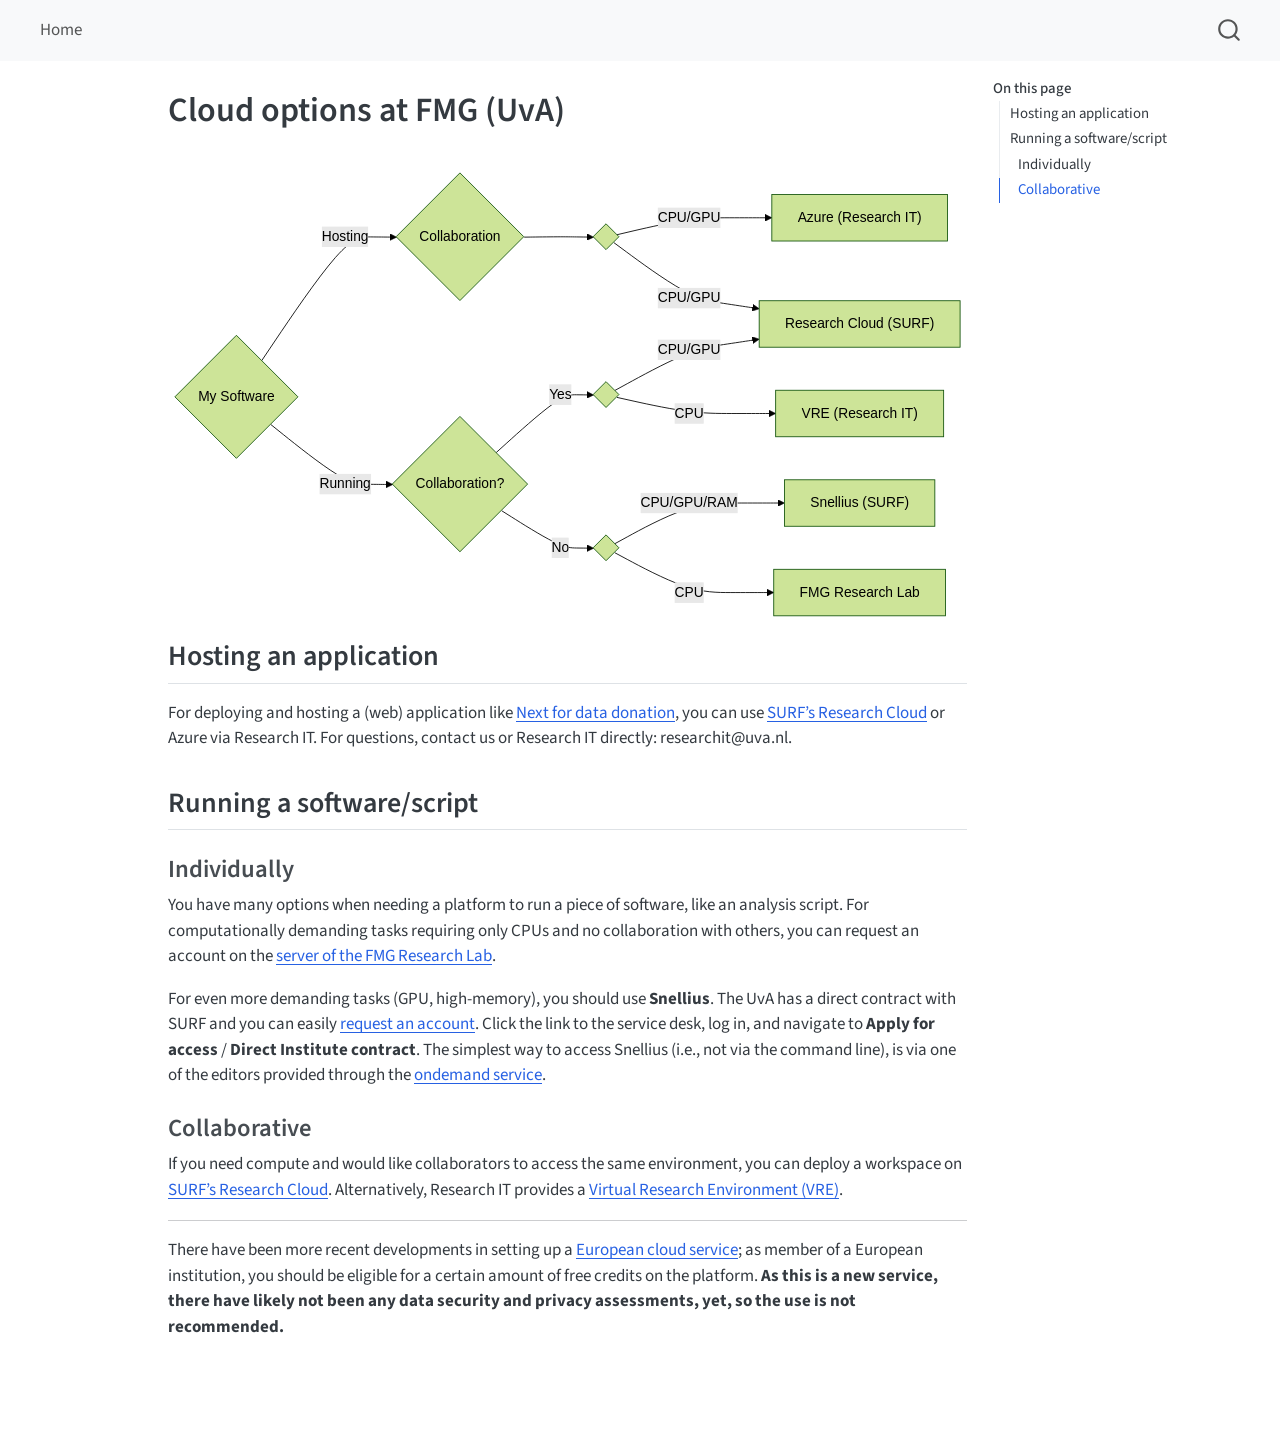
<file: cloud/options.html>
<!DOCTYPE html>
<html xmlns="http://www.w3.org/1999/xhtml" lang="en" xml:lang="en"><head>

<meta charset="utf-8">
<meta name="generator" content="quarto-1.7.32">

<meta name="viewport" content="width=device-width, initial-scale=1.0, user-scalable=yes">


<title>Cloud options at FMG (UvA)</title>
<style>
code{white-space: pre-wrap;}
span.smallcaps{font-variant: small-caps;}
div.columns{display: flex; gap: min(4vw, 1.5em);}
div.column{flex: auto; overflow-x: auto;}
div.hanging-indent{margin-left: 1.5em; text-indent: -1.5em;}
ul.task-list{list-style: none;}
ul.task-list li input[type="checkbox"] {
  width: 0.8em;
  margin: 0 0.8em 0.2em -1em; /* quarto-specific, see https://github.com/quarto-dev/quarto-cli/issues/4556 */ 
  vertical-align: middle;
}
</style>


<script src="../site_libs/quarto-nav/quarto-nav.js"></script>
<script src="../site_libs/quarto-nav/headroom.min.js"></script>
<script src="../site_libs/clipboard/clipboard.min.js"></script>
<script src="../site_libs/quarto-search/autocomplete.umd.js"></script>
<script src="../site_libs/quarto-search/fuse.min.js"></script>
<script src="../site_libs/quarto-search/quarto-search.js"></script>
<meta name="quarto:offset" content="../">
<script src="../site_libs/quarto-html/quarto.js" type="module"></script>
<script src="../site_libs/quarto-html/tabsets/tabsets.js" type="module"></script>
<script src="../site_libs/quarto-html/popper.min.js"></script>
<script src="../site_libs/quarto-html/tippy.umd.min.js"></script>
<script src="../site_libs/quarto-html/anchor.min.js"></script>
<link href="../site_libs/quarto-html/tippy.css" rel="stylesheet">
<link href="../site_libs/quarto-html/quarto-syntax-highlighting-37eea08aefeeee20ff55810ff984fec1.css" rel="stylesheet" id="quarto-text-highlighting-styles">
<script src="../site_libs/bootstrap/bootstrap.min.js"></script>
<link href="../site_libs/bootstrap/bootstrap-icons.css" rel="stylesheet">
<link href="../site_libs/bootstrap/bootstrap-a986a95301e671fce2c6472dffc862a1.min.css" rel="stylesheet" append-hash="true" id="quarto-bootstrap" data-mode="light">
<script id="quarto-search-options" type="application/json">{
  "location": "navbar",
  "copy-button": false,
  "collapse-after": 3,
  "panel-placement": "end",
  "type": "overlay",
  "limit": 50,
  "keyboard-shortcut": [
    "f",
    "/",
    "s"
  ],
  "show-item-context": false,
  "language": {
    "search-no-results-text": "No results",
    "search-matching-documents-text": "matching documents",
    "search-copy-link-title": "Copy link to search",
    "search-hide-matches-text": "Hide additional matches",
    "search-more-match-text": "more match in this document",
    "search-more-matches-text": "more matches in this document",
    "search-clear-button-title": "Clear",
    "search-text-placeholder": "",
    "search-detached-cancel-button-title": "Cancel",
    "search-submit-button-title": "Submit",
    "search-label": "Search"
  }
}</script>
<meta name="mermaid-theme" content="forest">
<script src="../site_libs/quarto-diagram/mermaid.min.js"></script>
<script src="../site_libs/quarto-diagram/mermaid-init.js"></script>
<link href="../site_libs/quarto-diagram/mermaid.css" rel="stylesheet">


</head>

<body class="nav-fixed quarto-light">

<div id="quarto-search-results"></div>
  <header id="quarto-header" class="headroom fixed-top">
    <nav class="navbar navbar-expand-lg " data-bs-theme="dark">
      <div class="navbar-container container-fluid">
            <div id="quarto-search" class="" title="Search"></div>
          <button class="navbar-toggler" type="button" data-bs-toggle="collapse" data-bs-target="#navbarCollapse" aria-controls="navbarCollapse" role="menu" aria-expanded="false" aria-label="Toggle navigation" onclick="if (window.quartoToggleHeadroom) { window.quartoToggleHeadroom(); }">
  <span class="navbar-toggler-icon"></span>
</button>
          <div class="collapse navbar-collapse" id="navbarCollapse">
            <ul class="navbar-nav navbar-nav-scroll me-auto">
  <li class="nav-item">
    <a class="nav-link" href="../index.html"> 
<span class="menu-text">Home</span></a>
  </li>  
</ul>
          </div> <!-- /navcollapse -->
            <div class="quarto-navbar-tools">
</div>
      </div> <!-- /container-fluid -->
    </nav>
</header>
<!-- content -->
<div id="quarto-content" class="quarto-container page-columns page-rows-contents page-layout-article page-navbar">
<!-- sidebar -->
<!-- margin-sidebar -->
    <div id="quarto-margin-sidebar" class="sidebar margin-sidebar">
        <nav id="TOC" role="doc-toc" class="toc-active">
    <h2 id="toc-title">On this page</h2>
   
  <ul>
  <li><a href="#hosting-an-application" id="toc-hosting-an-application" class="nav-link active" data-scroll-target="#hosting-an-application">Hosting an application</a></li>
  <li><a href="#running-a-softwarescript" id="toc-running-a-softwarescript" class="nav-link" data-scroll-target="#running-a-softwarescript">Running a software/script</a>
  <ul class="collapse">
  <li><a href="#individually" id="toc-individually" class="nav-link" data-scroll-target="#individually">Individually</a></li>
  <li><a href="#collaborative" id="toc-collaborative" class="nav-link" data-scroll-target="#collaborative">Collaborative</a></li>
  </ul></li>
  </ul>
</nav>
    </div>
<!-- main -->
<main class="content" id="quarto-document-content">

<header id="title-block-header" class="quarto-title-block default">
<div class="quarto-title">
<h1 class="title">Cloud options at FMG (UvA)</h1>
</div>



<div class="quarto-title-meta">

    
  
    
  </div>
  


</header>


<div class="cell" data-layout-align="center">
<div class="cell-output-display">
<div>
<p></p><figure class="figure"><p></p>
<div>
<pre class="mermaid mermaid-js">flowchart LR

    AP{"My Software"}
    
    CL1{Collaboration}
    CL2{Collaboration?} 
    
    CP1{" "}
    CP2{" "}
    CP3{" "}

    AP -- Hosting --&gt; CL1
    AP -- Running --&gt; CL2
    
    CL1 --&gt; CP3
    CP3 -- CPU/GPU --&gt; ALZ["Azure (Research IT)"]
    CP3 -- CPU/GPU --&gt; SRC["Research Cloud (SURF)"]

    CL2 -- Yes --&gt; CP1
    CP1 -- CPU --&gt; VRE["VRE (Research IT)"]
    CP1 -- CPU/GPU --&gt; SRC

    CL2 -- No --&gt; CP2
    CP2 -- CPU/GPU/RAM --&gt; SNL["Snellius (SURF)"]
    CP2 -- CPU --&gt; REB["FMG Research Lab"]

</pre>
</div>
<p></p></figure><p></p>
</div>
</div>
</div>
<section id="hosting-an-application" class="level2">
<h2 class="anchored" data-anchor-id="hosting-an-application">Hosting an application</h2>
<p>For deploying and hosting a (web) application like <a href="../projects/donation.html">Next for data donation</a>, you can use <a href="../cloud/src.html">SURF’s Research Cloud</a> or Azure via Research IT. For questions, contact us or Research IT directly: researchit@uva.nl.</p>
</section>
<section id="running-a-softwarescript" class="level2">
<h2 class="anchored" data-anchor-id="running-a-softwarescript">Running a software/script</h2>
<section id="individually" class="level3">
<h3 class="anchored" data-anchor-id="individually">Individually</h3>
<p>You have many options when needing a platform to run a piece of software, like an analysis script. For computationally demanding tasks requiring only CPUs and no collaboration with others, you can request an account on the <a href="https://www.bsl.socsci.uva.nl/aanvraag-rekenbeest-account/">server of the FMG Research Lab</a>.</p>
<p>For even more demanding tasks (GPU, high-memory), you should use <strong>Snellius</strong>. The UvA has a direct contract with SURF and you can easily <a href="https://servicedesk.surf.nl/wiki/display/WIKI/RCCS+contract">request an account</a>. Click the link to the service desk, log in, and navigate to <strong>Apply for access</strong> / <strong>Direct Institute contract</strong>. The simplest way to access Snellius (i.e., not via the command line), is via one of the editors provided through the <a href="https://ondemand.snellius.surf.nl/">ondemand service</a>.</p>
</section>
<section id="collaborative" class="level3">
<h3 class="anchored" data-anchor-id="collaborative">Collaborative</h3>
<p>If you need compute and would like collaborators to access the same environment, you can deploy a workspace on <a href="../cloud/src.html">SURF’s Research Cloud</a>. Alternatively, Research IT provides a <a href="https://medewerker.uva.nl/en/fmg/shared-content-secured/medewerkersites/uva-medewerkers/en/az/virtual-research-environment/virtual-research-environment.html">Virtual Research Environment (VRE)</a>.</p>
<hr>
<p>There have been more recent developments in setting up a <a href="https://open-science-cloud.ec.europa.eu/">European cloud service</a>; as member of a European institution, you should be eligible for a certain amount of free credits on the platform. <strong>As this is a new service, there have likely not been any data security and privacy assessments, yet, so the use is not recommended.</strong></p>


</section>
</section>

</main> <!-- /main -->
<script id="quarto-html-after-body" type="application/javascript">
  window.document.addEventListener("DOMContentLoaded", function (event) {
    const icon = "";
    const anchorJS = new window.AnchorJS();
    anchorJS.options = {
      placement: 'right',
      icon: icon
    };
    anchorJS.add('.anchored');
    const isCodeAnnotation = (el) => {
      for (const clz of el.classList) {
        if (clz.startsWith('code-annotation-')) {                     
          return true;
        }
      }
      return false;
    }
    const onCopySuccess = function(e) {
      // button target
      const button = e.trigger;
      // don't keep focus
      button.blur();
      // flash "checked"
      button.classList.add('code-copy-button-checked');
      var currentTitle = button.getAttribute("title");
      button.setAttribute("title", "Copied!");
      let tooltip;
      if (window.bootstrap) {
        button.setAttribute("data-bs-toggle", "tooltip");
        button.setAttribute("data-bs-placement", "left");
        button.setAttribute("data-bs-title", "Copied!");
        tooltip = new bootstrap.Tooltip(button, 
          { trigger: "manual", 
            customClass: "code-copy-button-tooltip",
            offset: [0, -8]});
        tooltip.show();    
      }
      setTimeout(function() {
        if (tooltip) {
          tooltip.hide();
          button.removeAttribute("data-bs-title");
          button.removeAttribute("data-bs-toggle");
          button.removeAttribute("data-bs-placement");
        }
        button.setAttribute("title", currentTitle);
        button.classList.remove('code-copy-button-checked');
      }, 1000);
      // clear code selection
      e.clearSelection();
    }
    const getTextToCopy = function(trigger) {
        const codeEl = trigger.previousElementSibling.cloneNode(true);
        for (const childEl of codeEl.children) {
          if (isCodeAnnotation(childEl)) {
            childEl.remove();
          }
        }
        return codeEl.innerText;
    }
    const clipboard = new window.ClipboardJS('.code-copy-button:not([data-in-quarto-modal])', {
      text: getTextToCopy
    });
    clipboard.on('success', onCopySuccess);
    if (window.document.getElementById('quarto-embedded-source-code-modal')) {
      const clipboardModal = new window.ClipboardJS('.code-copy-button[data-in-quarto-modal]', {
        text: getTextToCopy,
        container: window.document.getElementById('quarto-embedded-source-code-modal')
      });
      clipboardModal.on('success', onCopySuccess);
    }
      var localhostRegex = new RegExp(/^(?:http|https):\/\/localhost\:?[0-9]*\//);
      var mailtoRegex = new RegExp(/^mailto:/);
        var filterRegex = new RegExp("https:\/\/paulmaxus\.github\.io\/");
      var isInternal = (href) => {
          return filterRegex.test(href) || localhostRegex.test(href) || mailtoRegex.test(href);
      }
      // Inspect non-navigation links and adorn them if external
     var links = window.document.querySelectorAll('a[href]:not(.nav-link):not(.navbar-brand):not(.toc-action):not(.sidebar-link):not(.sidebar-item-toggle):not(.pagination-link):not(.no-external):not([aria-hidden]):not(.dropdown-item):not(.quarto-navigation-tool):not(.about-link)');
      for (var i=0; i<links.length; i++) {
        const link = links[i];
        if (!isInternal(link.href)) {
          // undo the damage that might have been done by quarto-nav.js in the case of
          // links that we want to consider external
          if (link.dataset.originalHref !== undefined) {
            link.href = link.dataset.originalHref;
          }
        }
      }
    function tippyHover(el, contentFn, onTriggerFn, onUntriggerFn) {
      const config = {
        allowHTML: true,
        maxWidth: 500,
        delay: 100,
        arrow: false,
        appendTo: function(el) {
            return el.parentElement;
        },
        interactive: true,
        interactiveBorder: 10,
        theme: 'quarto',
        placement: 'bottom-start',
      };
      if (contentFn) {
        config.content = contentFn;
      }
      if (onTriggerFn) {
        config.onTrigger = onTriggerFn;
      }
      if (onUntriggerFn) {
        config.onUntrigger = onUntriggerFn;
      }
      window.tippy(el, config); 
    }
    const noterefs = window.document.querySelectorAll('a[role="doc-noteref"]');
    for (var i=0; i<noterefs.length; i++) {
      const ref = noterefs[i];
      tippyHover(ref, function() {
        // use id or data attribute instead here
        let href = ref.getAttribute('data-footnote-href') || ref.getAttribute('href');
        try { href = new URL(href).hash; } catch {}
        const id = href.replace(/^#\/?/, "");
        const note = window.document.getElementById(id);
        if (note) {
          return note.innerHTML;
        } else {
          return "";
        }
      });
    }
    const xrefs = window.document.querySelectorAll('a.quarto-xref');
    const processXRef = (id, note) => {
      // Strip column container classes
      const stripColumnClz = (el) => {
        el.classList.remove("page-full", "page-columns");
        if (el.children) {
          for (const child of el.children) {
            stripColumnClz(child);
          }
        }
      }
      stripColumnClz(note)
      if (id === null || id.startsWith('sec-')) {
        // Special case sections, only their first couple elements
        const container = document.createElement("div");
        if (note.children && note.children.length > 2) {
          container.appendChild(note.children[0].cloneNode(true));
          for (let i = 1; i < note.children.length; i++) {
            const child = note.children[i];
            if (child.tagName === "P" && child.innerText === "") {
              continue;
            } else {
              container.appendChild(child.cloneNode(true));
              break;
            }
          }
          if (window.Quarto?.typesetMath) {
            window.Quarto.typesetMath(container);
          }
          return container.innerHTML
        } else {
          if (window.Quarto?.typesetMath) {
            window.Quarto.typesetMath(note);
          }
          return note.innerHTML;
        }
      } else {
        // Remove any anchor links if they are present
        const anchorLink = note.querySelector('a.anchorjs-link');
        if (anchorLink) {
          anchorLink.remove();
        }
        if (window.Quarto?.typesetMath) {
          window.Quarto.typesetMath(note);
        }
        if (note.classList.contains("callout")) {
          return note.outerHTML;
        } else {
          return note.innerHTML;
        }
      }
    }
    for (var i=0; i<xrefs.length; i++) {
      const xref = xrefs[i];
      tippyHover(xref, undefined, function(instance) {
        instance.disable();
        let url = xref.getAttribute('href');
        let hash = undefined; 
        if (url.startsWith('#')) {
          hash = url;
        } else {
          try { hash = new URL(url).hash; } catch {}
        }
        if (hash) {
          const id = hash.replace(/^#\/?/, "");
          const note = window.document.getElementById(id);
          if (note !== null) {
            try {
              const html = processXRef(id, note.cloneNode(true));
              instance.setContent(html);
            } finally {
              instance.enable();
              instance.show();
            }
          } else {
            // See if we can fetch this
            fetch(url.split('#')[0])
            .then(res => res.text())
            .then(html => {
              const parser = new DOMParser();
              const htmlDoc = parser.parseFromString(html, "text/html");
              const note = htmlDoc.getElementById(id);
              if (note !== null) {
                const html = processXRef(id, note);
                instance.setContent(html);
              } 
            }).finally(() => {
              instance.enable();
              instance.show();
            });
          }
        } else {
          // See if we can fetch a full url (with no hash to target)
          // This is a special case and we should probably do some content thinning / targeting
          fetch(url)
          .then(res => res.text())
          .then(html => {
            const parser = new DOMParser();
            const htmlDoc = parser.parseFromString(html, "text/html");
            const note = htmlDoc.querySelector('main.content');
            if (note !== null) {
              // This should only happen for chapter cross references
              // (since there is no id in the URL)
              // remove the first header
              if (note.children.length > 0 && note.children[0].tagName === "HEADER") {
                note.children[0].remove();
              }
              const html = processXRef(null, note);
              instance.setContent(html);
            } 
          }).finally(() => {
            instance.enable();
            instance.show();
          });
        }
      }, function(instance) {
      });
    }
        let selectedAnnoteEl;
        const selectorForAnnotation = ( cell, annotation) => {
          let cellAttr = 'data-code-cell="' + cell + '"';
          let lineAttr = 'data-code-annotation="' +  annotation + '"';
          const selector = 'span[' + cellAttr + '][' + lineAttr + ']';
          return selector;
        }
        const selectCodeLines = (annoteEl) => {
          const doc = window.document;
          const targetCell = annoteEl.getAttribute("data-target-cell");
          const targetAnnotation = annoteEl.getAttribute("data-target-annotation");
          const annoteSpan = window.document.querySelector(selectorForAnnotation(targetCell, targetAnnotation));
          const lines = annoteSpan.getAttribute("data-code-lines").split(",");
          const lineIds = lines.map((line) => {
            return targetCell + "-" + line;
          })
          let top = null;
          let height = null;
          let parent = null;
          if (lineIds.length > 0) {
              //compute the position of the single el (top and bottom and make a div)
              const el = window.document.getElementById(lineIds[0]);
              top = el.offsetTop;
              height = el.offsetHeight;
              parent = el.parentElement.parentElement;
            if (lineIds.length > 1) {
              const lastEl = window.document.getElementById(lineIds[lineIds.length - 1]);
              const bottom = lastEl.offsetTop + lastEl.offsetHeight;
              height = bottom - top;
            }
            if (top !== null && height !== null && parent !== null) {
              // cook up a div (if necessary) and position it 
              let div = window.document.getElementById("code-annotation-line-highlight");
              if (div === null) {
                div = window.document.createElement("div");
                div.setAttribute("id", "code-annotation-line-highlight");
                div.style.position = 'absolute';
                parent.appendChild(div);
              }
              div.style.top = top - 2 + "px";
              div.style.height = height + 4 + "px";
              div.style.left = 0;
              let gutterDiv = window.document.getElementById("code-annotation-line-highlight-gutter");
              if (gutterDiv === null) {
                gutterDiv = window.document.createElement("div");
                gutterDiv.setAttribute("id", "code-annotation-line-highlight-gutter");
                gutterDiv.style.position = 'absolute';
                const codeCell = window.document.getElementById(targetCell);
                const gutter = codeCell.querySelector('.code-annotation-gutter');
                gutter.appendChild(gutterDiv);
              }
              gutterDiv.style.top = top - 2 + "px";
              gutterDiv.style.height = height + 4 + "px";
            }
            selectedAnnoteEl = annoteEl;
          }
        };
        const unselectCodeLines = () => {
          const elementsIds = ["code-annotation-line-highlight", "code-annotation-line-highlight-gutter"];
          elementsIds.forEach((elId) => {
            const div = window.document.getElementById(elId);
            if (div) {
              div.remove();
            }
          });
          selectedAnnoteEl = undefined;
        };
          // Handle positioning of the toggle
      window.addEventListener(
        "resize",
        throttle(() => {
          elRect = undefined;
          if (selectedAnnoteEl) {
            selectCodeLines(selectedAnnoteEl);
          }
        }, 10)
      );
      function throttle(fn, ms) {
      let throttle = false;
      let timer;
        return (...args) => {
          if(!throttle) { // first call gets through
              fn.apply(this, args);
              throttle = true;
          } else { // all the others get throttled
              if(timer) clearTimeout(timer); // cancel #2
              timer = setTimeout(() => {
                fn.apply(this, args);
                timer = throttle = false;
              }, ms);
          }
        };
      }
        // Attach click handler to the DT
        const annoteDls = window.document.querySelectorAll('dt[data-target-cell]');
        for (const annoteDlNode of annoteDls) {
          annoteDlNode.addEventListener('click', (event) => {
            const clickedEl = event.target;
            if (clickedEl !== selectedAnnoteEl) {
              unselectCodeLines();
              const activeEl = window.document.querySelector('dt[data-target-cell].code-annotation-active');
              if (activeEl) {
                activeEl.classList.remove('code-annotation-active');
              }
              selectCodeLines(clickedEl);
              clickedEl.classList.add('code-annotation-active');
            } else {
              // Unselect the line
              unselectCodeLines();
              clickedEl.classList.remove('code-annotation-active');
            }
          });
        }
    const findCites = (el) => {
      const parentEl = el.parentElement;
      if (parentEl) {
        const cites = parentEl.dataset.cites;
        if (cites) {
          return {
            el,
            cites: cites.split(' ')
          };
        } else {
          return findCites(el.parentElement)
        }
      } else {
        return undefined;
      }
    };
    var bibliorefs = window.document.querySelectorAll('a[role="doc-biblioref"]');
    for (var i=0; i<bibliorefs.length; i++) {
      const ref = bibliorefs[i];
      const citeInfo = findCites(ref);
      if (citeInfo) {
        tippyHover(citeInfo.el, function() {
          var popup = window.document.createElement('div');
          citeInfo.cites.forEach(function(cite) {
            var citeDiv = window.document.createElement('div');
            citeDiv.classList.add('hanging-indent');
            citeDiv.classList.add('csl-entry');
            var biblioDiv = window.document.getElementById('ref-' + cite);
            if (biblioDiv) {
              citeDiv.innerHTML = biblioDiv.innerHTML;
            }
            popup.appendChild(citeDiv);
          });
          return popup.innerHTML;
        });
      }
    }
  });
  </script>
</div> <!-- /content -->




</body></html>
</file>
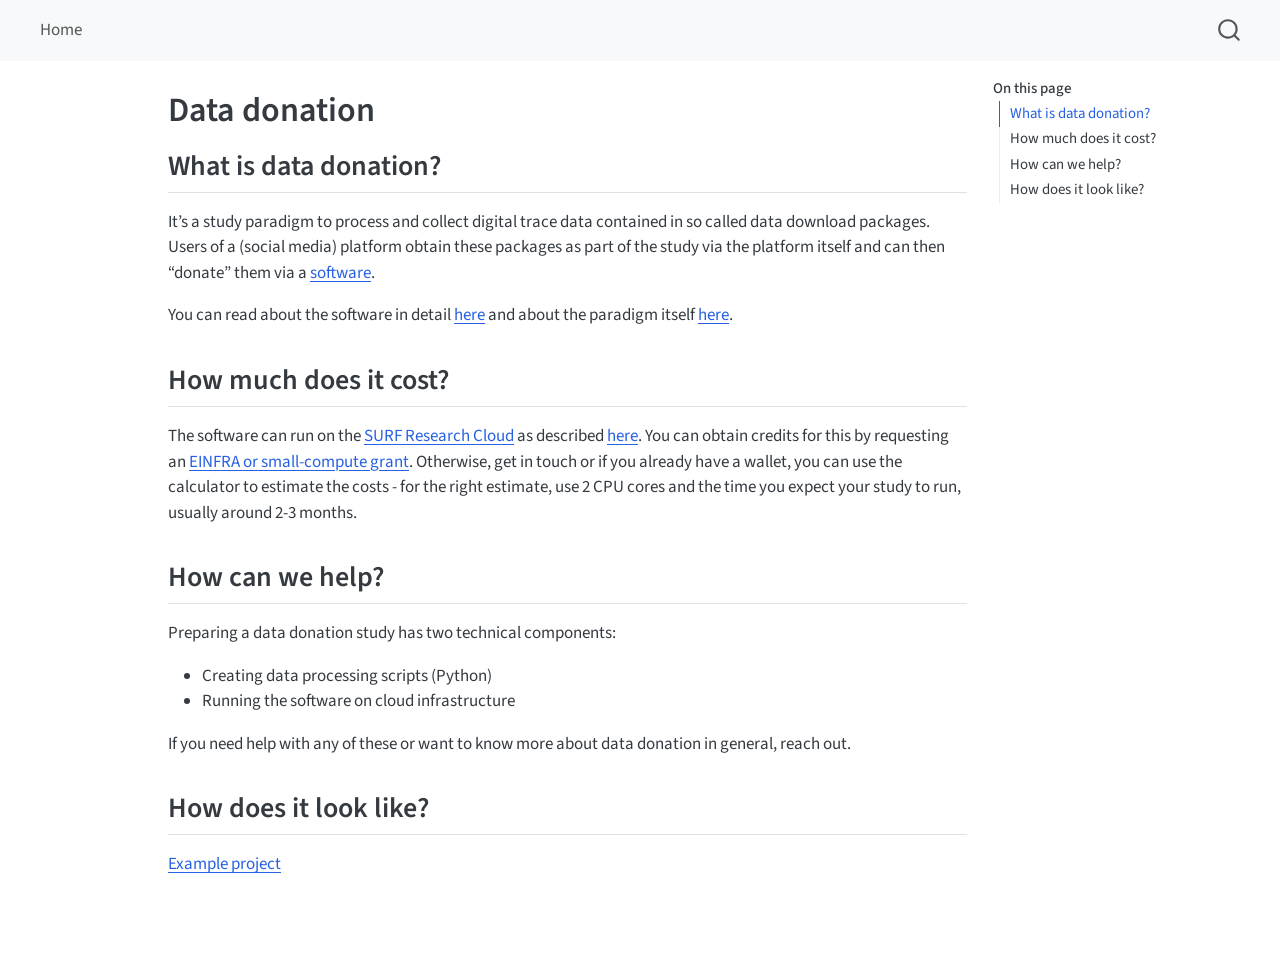
<file: projects/donation.html>
<!DOCTYPE html>
<html xmlns="http://www.w3.org/1999/xhtml" lang="en" xml:lang="en"><head>

<meta charset="utf-8">
<meta name="generator" content="quarto-1.7.32">

<meta name="viewport" content="width=device-width, initial-scale=1.0, user-scalable=yes">


<title>Data donation</title>
<style>
code{white-space: pre-wrap;}
span.smallcaps{font-variant: small-caps;}
div.columns{display: flex; gap: min(4vw, 1.5em);}
div.column{flex: auto; overflow-x: auto;}
div.hanging-indent{margin-left: 1.5em; text-indent: -1.5em;}
ul.task-list{list-style: none;}
ul.task-list li input[type="checkbox"] {
  width: 0.8em;
  margin: 0 0.8em 0.2em -1em; /* quarto-specific, see https://github.com/quarto-dev/quarto-cli/issues/4556 */ 
  vertical-align: middle;
}
</style>


<script src="../site_libs/quarto-nav/quarto-nav.js"></script>
<script src="../site_libs/quarto-nav/headroom.min.js"></script>
<script src="../site_libs/clipboard/clipboard.min.js"></script>
<script src="../site_libs/quarto-search/autocomplete.umd.js"></script>
<script src="../site_libs/quarto-search/fuse.min.js"></script>
<script src="../site_libs/quarto-search/quarto-search.js"></script>
<meta name="quarto:offset" content="../">
<script src="../site_libs/quarto-html/quarto.js" type="module"></script>
<script src="../site_libs/quarto-html/tabsets/tabsets.js" type="module"></script>
<script src="../site_libs/quarto-html/popper.min.js"></script>
<script src="../site_libs/quarto-html/tippy.umd.min.js"></script>
<script src="../site_libs/quarto-html/anchor.min.js"></script>
<link href="../site_libs/quarto-html/tippy.css" rel="stylesheet">
<link href="../site_libs/quarto-html/quarto-syntax-highlighting-37eea08aefeeee20ff55810ff984fec1.css" rel="stylesheet" id="quarto-text-highlighting-styles">
<script src="../site_libs/bootstrap/bootstrap.min.js"></script>
<link href="../site_libs/bootstrap/bootstrap-icons.css" rel="stylesheet">
<link href="../site_libs/bootstrap/bootstrap-a986a95301e671fce2c6472dffc862a1.min.css" rel="stylesheet" append-hash="true" id="quarto-bootstrap" data-mode="light">
<script id="quarto-search-options" type="application/json">{
  "location": "navbar",
  "copy-button": false,
  "collapse-after": 3,
  "panel-placement": "end",
  "type": "overlay",
  "limit": 50,
  "keyboard-shortcut": [
    "f",
    "/",
    "s"
  ],
  "show-item-context": false,
  "language": {
    "search-no-results-text": "No results",
    "search-matching-documents-text": "matching documents",
    "search-copy-link-title": "Copy link to search",
    "search-hide-matches-text": "Hide additional matches",
    "search-more-match-text": "more match in this document",
    "search-more-matches-text": "more matches in this document",
    "search-clear-button-title": "Clear",
    "search-text-placeholder": "",
    "search-detached-cancel-button-title": "Cancel",
    "search-submit-button-title": "Submit",
    "search-label": "Search"
  }
}</script>


</head>

<body class="nav-fixed quarto-light">

<div id="quarto-search-results"></div>
  <header id="quarto-header" class="headroom fixed-top">
    <nav class="navbar navbar-expand-lg " data-bs-theme="dark">
      <div class="navbar-container container-fluid">
            <div id="quarto-search" class="" title="Search"></div>
          <button class="navbar-toggler" type="button" data-bs-toggle="collapse" data-bs-target="#navbarCollapse" aria-controls="navbarCollapse" role="menu" aria-expanded="false" aria-label="Toggle navigation" onclick="if (window.quartoToggleHeadroom) { window.quartoToggleHeadroom(); }">
  <span class="navbar-toggler-icon"></span>
</button>
          <div class="collapse navbar-collapse" id="navbarCollapse">
            <ul class="navbar-nav navbar-nav-scroll me-auto">
  <li class="nav-item">
    <a class="nav-link" href="../index.html"> 
<span class="menu-text">Home</span></a>
  </li>  
</ul>
          </div> <!-- /navcollapse -->
            <div class="quarto-navbar-tools">
</div>
      </div> <!-- /container-fluid -->
    </nav>
</header>
<!-- content -->
<div id="quarto-content" class="quarto-container page-columns page-rows-contents page-layout-article page-navbar">
<!-- sidebar -->
<!-- margin-sidebar -->
    <div id="quarto-margin-sidebar" class="sidebar margin-sidebar">
        <nav id="TOC" role="doc-toc" class="toc-active">
    <h2 id="toc-title">On this page</h2>
   
  <ul>
  <li><a href="#what-is-data-donation" id="toc-what-is-data-donation" class="nav-link active" data-scroll-target="#what-is-data-donation">What is data donation?</a></li>
  <li><a href="#how-much-does-it-cost" id="toc-how-much-does-it-cost" class="nav-link" data-scroll-target="#how-much-does-it-cost">How much does it cost?</a></li>
  <li><a href="#how-can-we-help" id="toc-how-can-we-help" class="nav-link" data-scroll-target="#how-can-we-help">How can we help?</a></li>
  <li><a href="#how-does-it-look-like" id="toc-how-does-it-look-like" class="nav-link" data-scroll-target="#how-does-it-look-like">How does it look like?</a></li>
  </ul>
</nav>
    </div>
<!-- main -->
<main class="content" id="quarto-document-content">

<header id="title-block-header" class="quarto-title-block default">
<div class="quarto-title">
<h1 class="title">Data donation</h1>
</div>



<div class="quarto-title-meta">

    
  
    
  </div>
  


</header>


<section id="what-is-data-donation" class="level2">
<h2 class="anchored" data-anchor-id="what-is-data-donation">What is data donation?</h2>
<p>It’s a study paradigm to process and collect digital trace data contained in so called data download packages. Users of a (social media) platform obtain these packages as part of the study via the platform itself and can then “donate” them via a <a href="https://github.com/d3i-infra/data-donation-task">software</a>.</p>
<p>You can read about the software in detail <a href="https://d3i-infra.github.io/data-donation-task/">here</a> and about the paradigm itself <a href="https://datadonation.eu/">here</a>.</p>
</section>
<section id="how-much-does-it-cost" class="level2">
<h2 class="anchored" data-anchor-id="how-much-does-it-cost">How much does it cost?</h2>
<p>The software can run on the <a href="../cloud/src.html">SURF Research Cloud</a> as described <a href="https://d3i-infra.github.io/data-donation-task/articles/deployment.html">here</a>. You can obtain credits for this by requesting an <a href="https://d3i-infra.github.io/data-donation-task/articles/deployment.html#instructions-to-fill-in-the-einfra-grant-form">EINFRA or small-compute grant</a>. Otherwise, get in touch or if you already have a wallet, you can use the calculator to estimate the costs - for the right estimate, use 2 CPU cores and the time you expect your study to run, usually around 2-3 months.</p>
</section>
<section id="how-can-we-help" class="level2">
<h2 class="anchored" data-anchor-id="how-can-we-help">How can we help?</h2>
<p>Preparing a data donation study has two technical components:</p>
<ul>
<li>Creating data processing scripts (Python)</li>
<li>Running the software on cloud infrastructure</li>
</ul>
<p>If you need help with any of these or want to know more about data donation in general, reach out.</p>
</section>
<section id="how-does-it-look-like" class="level2">
<h2 class="anchored" data-anchor-id="how-does-it-look-like">How does it look like?</h2>
<p><a href="https://paulmaxus.github.io/dd-videos/">Example project</a></p>


</section>

</main> <!-- /main -->
<script id="quarto-html-after-body" type="application/javascript">
  window.document.addEventListener("DOMContentLoaded", function (event) {
    const icon = "";
    const anchorJS = new window.AnchorJS();
    anchorJS.options = {
      placement: 'right',
      icon: icon
    };
    anchorJS.add('.anchored');
    const isCodeAnnotation = (el) => {
      for (const clz of el.classList) {
        if (clz.startsWith('code-annotation-')) {                     
          return true;
        }
      }
      return false;
    }
    const onCopySuccess = function(e) {
      // button target
      const button = e.trigger;
      // don't keep focus
      button.blur();
      // flash "checked"
      button.classList.add('code-copy-button-checked');
      var currentTitle = button.getAttribute("title");
      button.setAttribute("title", "Copied!");
      let tooltip;
      if (window.bootstrap) {
        button.setAttribute("data-bs-toggle", "tooltip");
        button.setAttribute("data-bs-placement", "left");
        button.setAttribute("data-bs-title", "Copied!");
        tooltip = new bootstrap.Tooltip(button, 
          { trigger: "manual", 
            customClass: "code-copy-button-tooltip",
            offset: [0, -8]});
        tooltip.show();    
      }
      setTimeout(function() {
        if (tooltip) {
          tooltip.hide();
          button.removeAttribute("data-bs-title");
          button.removeAttribute("data-bs-toggle");
          button.removeAttribute("data-bs-placement");
        }
        button.setAttribute("title", currentTitle);
        button.classList.remove('code-copy-button-checked');
      }, 1000);
      // clear code selection
      e.clearSelection();
    }
    const getTextToCopy = function(trigger) {
        const codeEl = trigger.previousElementSibling.cloneNode(true);
        for (const childEl of codeEl.children) {
          if (isCodeAnnotation(childEl)) {
            childEl.remove();
          }
        }
        return codeEl.innerText;
    }
    const clipboard = new window.ClipboardJS('.code-copy-button:not([data-in-quarto-modal])', {
      text: getTextToCopy
    });
    clipboard.on('success', onCopySuccess);
    if (window.document.getElementById('quarto-embedded-source-code-modal')) {
      const clipboardModal = new window.ClipboardJS('.code-copy-button[data-in-quarto-modal]', {
        text: getTextToCopy,
        container: window.document.getElementById('quarto-embedded-source-code-modal')
      });
      clipboardModal.on('success', onCopySuccess);
    }
      var localhostRegex = new RegExp(/^(?:http|https):\/\/localhost\:?[0-9]*\//);
      var mailtoRegex = new RegExp(/^mailto:/);
        var filterRegex = new RegExp("https:\/\/paulmaxus\.github\.io\/");
      var isInternal = (href) => {
          return filterRegex.test(href) || localhostRegex.test(href) || mailtoRegex.test(href);
      }
      // Inspect non-navigation links and adorn them if external
     var links = window.document.querySelectorAll('a[href]:not(.nav-link):not(.navbar-brand):not(.toc-action):not(.sidebar-link):not(.sidebar-item-toggle):not(.pagination-link):not(.no-external):not([aria-hidden]):not(.dropdown-item):not(.quarto-navigation-tool):not(.about-link)');
      for (var i=0; i<links.length; i++) {
        const link = links[i];
        if (!isInternal(link.href)) {
          // undo the damage that might have been done by quarto-nav.js in the case of
          // links that we want to consider external
          if (link.dataset.originalHref !== undefined) {
            link.href = link.dataset.originalHref;
          }
        }
      }
    function tippyHover(el, contentFn, onTriggerFn, onUntriggerFn) {
      const config = {
        allowHTML: true,
        maxWidth: 500,
        delay: 100,
        arrow: false,
        appendTo: function(el) {
            return el.parentElement;
        },
        interactive: true,
        interactiveBorder: 10,
        theme: 'quarto',
        placement: 'bottom-start',
      };
      if (contentFn) {
        config.content = contentFn;
      }
      if (onTriggerFn) {
        config.onTrigger = onTriggerFn;
      }
      if (onUntriggerFn) {
        config.onUntrigger = onUntriggerFn;
      }
      window.tippy(el, config); 
    }
    const noterefs = window.document.querySelectorAll('a[role="doc-noteref"]');
    for (var i=0; i<noterefs.length; i++) {
      const ref = noterefs[i];
      tippyHover(ref, function() {
        // use id or data attribute instead here
        let href = ref.getAttribute('data-footnote-href') || ref.getAttribute('href');
        try { href = new URL(href).hash; } catch {}
        const id = href.replace(/^#\/?/, "");
        const note = window.document.getElementById(id);
        if (note) {
          return note.innerHTML;
        } else {
          return "";
        }
      });
    }
    const xrefs = window.document.querySelectorAll('a.quarto-xref');
    const processXRef = (id, note) => {
      // Strip column container classes
      const stripColumnClz = (el) => {
        el.classList.remove("page-full", "page-columns");
        if (el.children) {
          for (const child of el.children) {
            stripColumnClz(child);
          }
        }
      }
      stripColumnClz(note)
      if (id === null || id.startsWith('sec-')) {
        // Special case sections, only their first couple elements
        const container = document.createElement("div");
        if (note.children && note.children.length > 2) {
          container.appendChild(note.children[0].cloneNode(true));
          for (let i = 1; i < note.children.length; i++) {
            const child = note.children[i];
            if (child.tagName === "P" && child.innerText === "") {
              continue;
            } else {
              container.appendChild(child.cloneNode(true));
              break;
            }
          }
          if (window.Quarto?.typesetMath) {
            window.Quarto.typesetMath(container);
          }
          return container.innerHTML
        } else {
          if (window.Quarto?.typesetMath) {
            window.Quarto.typesetMath(note);
          }
          return note.innerHTML;
        }
      } else {
        // Remove any anchor links if they are present
        const anchorLink = note.querySelector('a.anchorjs-link');
        if (anchorLink) {
          anchorLink.remove();
        }
        if (window.Quarto?.typesetMath) {
          window.Quarto.typesetMath(note);
        }
        if (note.classList.contains("callout")) {
          return note.outerHTML;
        } else {
          return note.innerHTML;
        }
      }
    }
    for (var i=0; i<xrefs.length; i++) {
      const xref = xrefs[i];
      tippyHover(xref, undefined, function(instance) {
        instance.disable();
        let url = xref.getAttribute('href');
        let hash = undefined; 
        if (url.startsWith('#')) {
          hash = url;
        } else {
          try { hash = new URL(url).hash; } catch {}
        }
        if (hash) {
          const id = hash.replace(/^#\/?/, "");
          const note = window.document.getElementById(id);
          if (note !== null) {
            try {
              const html = processXRef(id, note.cloneNode(true));
              instance.setContent(html);
            } finally {
              instance.enable();
              instance.show();
            }
          } else {
            // See if we can fetch this
            fetch(url.split('#')[0])
            .then(res => res.text())
            .then(html => {
              const parser = new DOMParser();
              const htmlDoc = parser.parseFromString(html, "text/html");
              const note = htmlDoc.getElementById(id);
              if (note !== null) {
                const html = processXRef(id, note);
                instance.setContent(html);
              } 
            }).finally(() => {
              instance.enable();
              instance.show();
            });
          }
        } else {
          // See if we can fetch a full url (with no hash to target)
          // This is a special case and we should probably do some content thinning / targeting
          fetch(url)
          .then(res => res.text())
          .then(html => {
            const parser = new DOMParser();
            const htmlDoc = parser.parseFromString(html, "text/html");
            const note = htmlDoc.querySelector('main.content');
            if (note !== null) {
              // This should only happen for chapter cross references
              // (since there is no id in the URL)
              // remove the first header
              if (note.children.length > 0 && note.children[0].tagName === "HEADER") {
                note.children[0].remove();
              }
              const html = processXRef(null, note);
              instance.setContent(html);
            } 
          }).finally(() => {
            instance.enable();
            instance.show();
          });
        }
      }, function(instance) {
      });
    }
        let selectedAnnoteEl;
        const selectorForAnnotation = ( cell, annotation) => {
          let cellAttr = 'data-code-cell="' + cell + '"';
          let lineAttr = 'data-code-annotation="' +  annotation + '"';
          const selector = 'span[' + cellAttr + '][' + lineAttr + ']';
          return selector;
        }
        const selectCodeLines = (annoteEl) => {
          const doc = window.document;
          const targetCell = annoteEl.getAttribute("data-target-cell");
          const targetAnnotation = annoteEl.getAttribute("data-target-annotation");
          const annoteSpan = window.document.querySelector(selectorForAnnotation(targetCell, targetAnnotation));
          const lines = annoteSpan.getAttribute("data-code-lines").split(",");
          const lineIds = lines.map((line) => {
            return targetCell + "-" + line;
          })
          let top = null;
          let height = null;
          let parent = null;
          if (lineIds.length > 0) {
              //compute the position of the single el (top and bottom and make a div)
              const el = window.document.getElementById(lineIds[0]);
              top = el.offsetTop;
              height = el.offsetHeight;
              parent = el.parentElement.parentElement;
            if (lineIds.length > 1) {
              const lastEl = window.document.getElementById(lineIds[lineIds.length - 1]);
              const bottom = lastEl.offsetTop + lastEl.offsetHeight;
              height = bottom - top;
            }
            if (top !== null && height !== null && parent !== null) {
              // cook up a div (if necessary) and position it 
              let div = window.document.getElementById("code-annotation-line-highlight");
              if (div === null) {
                div = window.document.createElement("div");
                div.setAttribute("id", "code-annotation-line-highlight");
                div.style.position = 'absolute';
                parent.appendChild(div);
              }
              div.style.top = top - 2 + "px";
              div.style.height = height + 4 + "px";
              div.style.left = 0;
              let gutterDiv = window.document.getElementById("code-annotation-line-highlight-gutter");
              if (gutterDiv === null) {
                gutterDiv = window.document.createElement("div");
                gutterDiv.setAttribute("id", "code-annotation-line-highlight-gutter");
                gutterDiv.style.position = 'absolute';
                const codeCell = window.document.getElementById(targetCell);
                const gutter = codeCell.querySelector('.code-annotation-gutter');
                gutter.appendChild(gutterDiv);
              }
              gutterDiv.style.top = top - 2 + "px";
              gutterDiv.style.height = height + 4 + "px";
            }
            selectedAnnoteEl = annoteEl;
          }
        };
        const unselectCodeLines = () => {
          const elementsIds = ["code-annotation-line-highlight", "code-annotation-line-highlight-gutter"];
          elementsIds.forEach((elId) => {
            const div = window.document.getElementById(elId);
            if (div) {
              div.remove();
            }
          });
          selectedAnnoteEl = undefined;
        };
          // Handle positioning of the toggle
      window.addEventListener(
        "resize",
        throttle(() => {
          elRect = undefined;
          if (selectedAnnoteEl) {
            selectCodeLines(selectedAnnoteEl);
          }
        }, 10)
      );
      function throttle(fn, ms) {
      let throttle = false;
      let timer;
        return (...args) => {
          if(!throttle) { // first call gets through
              fn.apply(this, args);
              throttle = true;
          } else { // all the others get throttled
              if(timer) clearTimeout(timer); // cancel #2
              timer = setTimeout(() => {
                fn.apply(this, args);
                timer = throttle = false;
              }, ms);
          }
        };
      }
        // Attach click handler to the DT
        const annoteDls = window.document.querySelectorAll('dt[data-target-cell]');
        for (const annoteDlNode of annoteDls) {
          annoteDlNode.addEventListener('click', (event) => {
            const clickedEl = event.target;
            if (clickedEl !== selectedAnnoteEl) {
              unselectCodeLines();
              const activeEl = window.document.querySelector('dt[data-target-cell].code-annotation-active');
              if (activeEl) {
                activeEl.classList.remove('code-annotation-active');
              }
              selectCodeLines(clickedEl);
              clickedEl.classList.add('code-annotation-active');
            } else {
              // Unselect the line
              unselectCodeLines();
              clickedEl.classList.remove('code-annotation-active');
            }
          });
        }
    const findCites = (el) => {
      const parentEl = el.parentElement;
      if (parentEl) {
        const cites = parentEl.dataset.cites;
        if (cites) {
          return {
            el,
            cites: cites.split(' ')
          };
        } else {
          return findCites(el.parentElement)
        }
      } else {
        return undefined;
      }
    };
    var bibliorefs = window.document.querySelectorAll('a[role="doc-biblioref"]');
    for (var i=0; i<bibliorefs.length; i++) {
      const ref = bibliorefs[i];
      const citeInfo = findCites(ref);
      if (citeInfo) {
        tippyHover(citeInfo.el, function() {
          var popup = window.document.createElement('div');
          citeInfo.cites.forEach(function(cite) {
            var citeDiv = window.document.createElement('div');
            citeDiv.classList.add('hanging-indent');
            citeDiv.classList.add('csl-entry');
            var biblioDiv = window.document.getElementById('ref-' + cite);
            if (biblioDiv) {
              citeDiv.innerHTML = biblioDiv.innerHTML;
            }
            popup.appendChild(citeDiv);
          });
          return popup.innerHTML;
        });
      }
    }
  });
  </script>
</div> <!-- /content -->




</body></html>
</file>
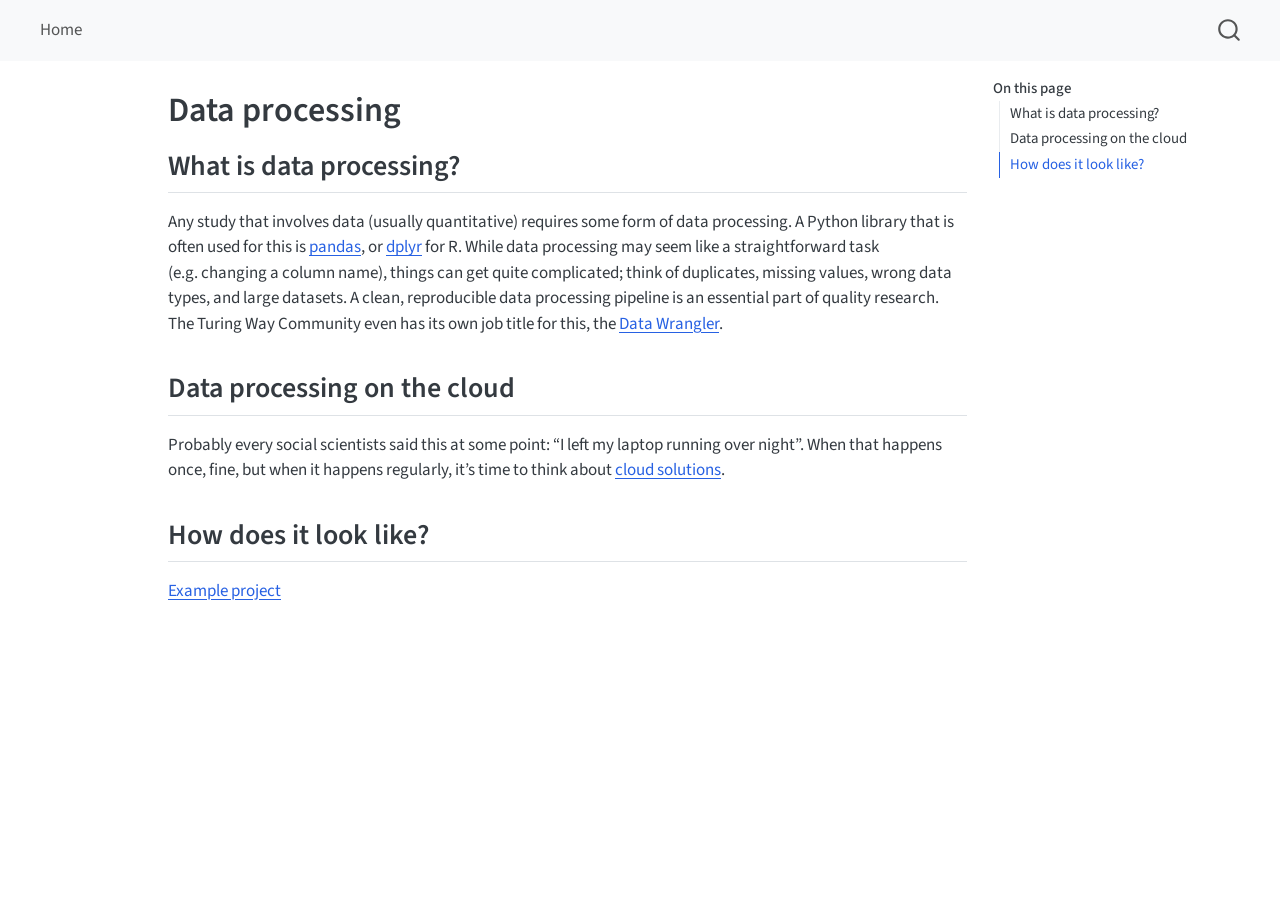
<file: projects/processing.html>
<!DOCTYPE html>
<html xmlns="http://www.w3.org/1999/xhtml" lang="en" xml:lang="en"><head>

<meta charset="utf-8">
<meta name="generator" content="quarto-1.7.32">

<meta name="viewport" content="width=device-width, initial-scale=1.0, user-scalable=yes">


<title>Data processing</title>
<style>
code{white-space: pre-wrap;}
span.smallcaps{font-variant: small-caps;}
div.columns{display: flex; gap: min(4vw, 1.5em);}
div.column{flex: auto; overflow-x: auto;}
div.hanging-indent{margin-left: 1.5em; text-indent: -1.5em;}
ul.task-list{list-style: none;}
ul.task-list li input[type="checkbox"] {
  width: 0.8em;
  margin: 0 0.8em 0.2em -1em; /* quarto-specific, see https://github.com/quarto-dev/quarto-cli/issues/4556 */ 
  vertical-align: middle;
}
</style>


<script src="../site_libs/quarto-nav/quarto-nav.js"></script>
<script src="../site_libs/quarto-nav/headroom.min.js"></script>
<script src="../site_libs/clipboard/clipboard.min.js"></script>
<script src="../site_libs/quarto-search/autocomplete.umd.js"></script>
<script src="../site_libs/quarto-search/fuse.min.js"></script>
<script src="../site_libs/quarto-search/quarto-search.js"></script>
<meta name="quarto:offset" content="../">
<script src="../site_libs/quarto-html/quarto.js" type="module"></script>
<script src="../site_libs/quarto-html/tabsets/tabsets.js" type="module"></script>
<script src="../site_libs/quarto-html/popper.min.js"></script>
<script src="../site_libs/quarto-html/tippy.umd.min.js"></script>
<script src="../site_libs/quarto-html/anchor.min.js"></script>
<link href="../site_libs/quarto-html/tippy.css" rel="stylesheet">
<link href="../site_libs/quarto-html/quarto-syntax-highlighting-37eea08aefeeee20ff55810ff984fec1.css" rel="stylesheet" id="quarto-text-highlighting-styles">
<script src="../site_libs/bootstrap/bootstrap.min.js"></script>
<link href="../site_libs/bootstrap/bootstrap-icons.css" rel="stylesheet">
<link href="../site_libs/bootstrap/bootstrap-a986a95301e671fce2c6472dffc862a1.min.css" rel="stylesheet" append-hash="true" id="quarto-bootstrap" data-mode="light">
<script id="quarto-search-options" type="application/json">{
  "location": "navbar",
  "copy-button": false,
  "collapse-after": 3,
  "panel-placement": "end",
  "type": "overlay",
  "limit": 50,
  "keyboard-shortcut": [
    "f",
    "/",
    "s"
  ],
  "show-item-context": false,
  "language": {
    "search-no-results-text": "No results",
    "search-matching-documents-text": "matching documents",
    "search-copy-link-title": "Copy link to search",
    "search-hide-matches-text": "Hide additional matches",
    "search-more-match-text": "more match in this document",
    "search-more-matches-text": "more matches in this document",
    "search-clear-button-title": "Clear",
    "search-text-placeholder": "",
    "search-detached-cancel-button-title": "Cancel",
    "search-submit-button-title": "Submit",
    "search-label": "Search"
  }
}</script>


</head>

<body class="nav-fixed quarto-light">

<div id="quarto-search-results"></div>
  <header id="quarto-header" class="headroom fixed-top">
    <nav class="navbar navbar-expand-lg " data-bs-theme="dark">
      <div class="navbar-container container-fluid">
            <div id="quarto-search" class="" title="Search"></div>
          <button class="navbar-toggler" type="button" data-bs-toggle="collapse" data-bs-target="#navbarCollapse" aria-controls="navbarCollapse" role="menu" aria-expanded="false" aria-label="Toggle navigation" onclick="if (window.quartoToggleHeadroom) { window.quartoToggleHeadroom(); }">
  <span class="navbar-toggler-icon"></span>
</button>
          <div class="collapse navbar-collapse" id="navbarCollapse">
            <ul class="navbar-nav navbar-nav-scroll me-auto">
  <li class="nav-item">
    <a class="nav-link" href="../index.html"> 
<span class="menu-text">Home</span></a>
  </li>  
</ul>
          </div> <!-- /navcollapse -->
            <div class="quarto-navbar-tools">
</div>
      </div> <!-- /container-fluid -->
    </nav>
</header>
<!-- content -->
<div id="quarto-content" class="quarto-container page-columns page-rows-contents page-layout-article page-navbar">
<!-- sidebar -->
<!-- margin-sidebar -->
    <div id="quarto-margin-sidebar" class="sidebar margin-sidebar">
        <nav id="TOC" role="doc-toc" class="toc-active">
    <h2 id="toc-title">On this page</h2>
   
  <ul>
  <li><a href="#what-is-data-processing" id="toc-what-is-data-processing" class="nav-link active" data-scroll-target="#what-is-data-processing">What is data processing?</a></li>
  <li><a href="#data-processing-on-the-cloud" id="toc-data-processing-on-the-cloud" class="nav-link" data-scroll-target="#data-processing-on-the-cloud">Data processing on the cloud</a></li>
  <li><a href="#how-does-it-look-like" id="toc-how-does-it-look-like" class="nav-link" data-scroll-target="#how-does-it-look-like">How does it look like?</a></li>
  </ul>
</nav>
    </div>
<!-- main -->
<main class="content" id="quarto-document-content">

<header id="title-block-header" class="quarto-title-block default">
<div class="quarto-title">
<h1 class="title">Data processing</h1>
</div>



<div class="quarto-title-meta">

    
  
    
  </div>
  


</header>


<section id="what-is-data-processing" class="level2">
<h2 class="anchored" data-anchor-id="what-is-data-processing">What is data processing?</h2>
<p>Any study that involves data (usually quantitative) requires some form of data processing. A Python library that is often used for this is <a href="https://pandas.pydata.org/">pandas</a>, or <a href="https://cran.r-project.org/web/packages/dplyr/index.html">dplyr</a> for R. While data processing may seem like a straightforward task (e.g.&nbsp;changing a column name), things can get quite complicated; think of duplicates, missing values, wrong data types, and large datasets. A clean, reproducible data processing pipeline is an essential part of quality research. The Turing Way Community even has its own job title for this, the <a href="https://the-turing-way.netlify.app/collaboration/research-infrastructure-roles/data-wrangler">Data Wrangler</a>.</p>
</section>
<section id="data-processing-on-the-cloud" class="level2">
<h2 class="anchored" data-anchor-id="data-processing-on-the-cloud">Data processing on the cloud</h2>
<p>Probably every social scientists said this at some point: “I left my laptop running over night”. When that happens once, fine, but when it happens regularly, it’s time to think about <a href="../cloud/options.html">cloud solutions</a>.</p>
</section>
<section id="how-does-it-look-like" class="level2">
<h2 class="anchored" data-anchor-id="how-does-it-look-like">How does it look like?</h2>
<p><a href="https://github.com/paulmaxus/suproc">Example project</a></p>


</section>

</main> <!-- /main -->
<script id="quarto-html-after-body" type="application/javascript">
  window.document.addEventListener("DOMContentLoaded", function (event) {
    const icon = "";
    const anchorJS = new window.AnchorJS();
    anchorJS.options = {
      placement: 'right',
      icon: icon
    };
    anchorJS.add('.anchored');
    const isCodeAnnotation = (el) => {
      for (const clz of el.classList) {
        if (clz.startsWith('code-annotation-')) {                     
          return true;
        }
      }
      return false;
    }
    const onCopySuccess = function(e) {
      // button target
      const button = e.trigger;
      // don't keep focus
      button.blur();
      // flash "checked"
      button.classList.add('code-copy-button-checked');
      var currentTitle = button.getAttribute("title");
      button.setAttribute("title", "Copied!");
      let tooltip;
      if (window.bootstrap) {
        button.setAttribute("data-bs-toggle", "tooltip");
        button.setAttribute("data-bs-placement", "left");
        button.setAttribute("data-bs-title", "Copied!");
        tooltip = new bootstrap.Tooltip(button, 
          { trigger: "manual", 
            customClass: "code-copy-button-tooltip",
            offset: [0, -8]});
        tooltip.show();    
      }
      setTimeout(function() {
        if (tooltip) {
          tooltip.hide();
          button.removeAttribute("data-bs-title");
          button.removeAttribute("data-bs-toggle");
          button.removeAttribute("data-bs-placement");
        }
        button.setAttribute("title", currentTitle);
        button.classList.remove('code-copy-button-checked');
      }, 1000);
      // clear code selection
      e.clearSelection();
    }
    const getTextToCopy = function(trigger) {
        const codeEl = trigger.previousElementSibling.cloneNode(true);
        for (const childEl of codeEl.children) {
          if (isCodeAnnotation(childEl)) {
            childEl.remove();
          }
        }
        return codeEl.innerText;
    }
    const clipboard = new window.ClipboardJS('.code-copy-button:not([data-in-quarto-modal])', {
      text: getTextToCopy
    });
    clipboard.on('success', onCopySuccess);
    if (window.document.getElementById('quarto-embedded-source-code-modal')) {
      const clipboardModal = new window.ClipboardJS('.code-copy-button[data-in-quarto-modal]', {
        text: getTextToCopy,
        container: window.document.getElementById('quarto-embedded-source-code-modal')
      });
      clipboardModal.on('success', onCopySuccess);
    }
      var localhostRegex = new RegExp(/^(?:http|https):\/\/localhost\:?[0-9]*\//);
      var mailtoRegex = new RegExp(/^mailto:/);
        var filterRegex = new RegExp("https:\/\/paulmaxus\.github\.io\/");
      var isInternal = (href) => {
          return filterRegex.test(href) || localhostRegex.test(href) || mailtoRegex.test(href);
      }
      // Inspect non-navigation links and adorn them if external
     var links = window.document.querySelectorAll('a[href]:not(.nav-link):not(.navbar-brand):not(.toc-action):not(.sidebar-link):not(.sidebar-item-toggle):not(.pagination-link):not(.no-external):not([aria-hidden]):not(.dropdown-item):not(.quarto-navigation-tool):not(.about-link)');
      for (var i=0; i<links.length; i++) {
        const link = links[i];
        if (!isInternal(link.href)) {
          // undo the damage that might have been done by quarto-nav.js in the case of
          // links that we want to consider external
          if (link.dataset.originalHref !== undefined) {
            link.href = link.dataset.originalHref;
          }
        }
      }
    function tippyHover(el, contentFn, onTriggerFn, onUntriggerFn) {
      const config = {
        allowHTML: true,
        maxWidth: 500,
        delay: 100,
        arrow: false,
        appendTo: function(el) {
            return el.parentElement;
        },
        interactive: true,
        interactiveBorder: 10,
        theme: 'quarto',
        placement: 'bottom-start',
      };
      if (contentFn) {
        config.content = contentFn;
      }
      if (onTriggerFn) {
        config.onTrigger = onTriggerFn;
      }
      if (onUntriggerFn) {
        config.onUntrigger = onUntriggerFn;
      }
      window.tippy(el, config); 
    }
    const noterefs = window.document.querySelectorAll('a[role="doc-noteref"]');
    for (var i=0; i<noterefs.length; i++) {
      const ref = noterefs[i];
      tippyHover(ref, function() {
        // use id or data attribute instead here
        let href = ref.getAttribute('data-footnote-href') || ref.getAttribute('href');
        try { href = new URL(href).hash; } catch {}
        const id = href.replace(/^#\/?/, "");
        const note = window.document.getElementById(id);
        if (note) {
          return note.innerHTML;
        } else {
          return "";
        }
      });
    }
    const xrefs = window.document.querySelectorAll('a.quarto-xref');
    const processXRef = (id, note) => {
      // Strip column container classes
      const stripColumnClz = (el) => {
        el.classList.remove("page-full", "page-columns");
        if (el.children) {
          for (const child of el.children) {
            stripColumnClz(child);
          }
        }
      }
      stripColumnClz(note)
      if (id === null || id.startsWith('sec-')) {
        // Special case sections, only their first couple elements
        const container = document.createElement("div");
        if (note.children && note.children.length > 2) {
          container.appendChild(note.children[0].cloneNode(true));
          for (let i = 1; i < note.children.length; i++) {
            const child = note.children[i];
            if (child.tagName === "P" && child.innerText === "") {
              continue;
            } else {
              container.appendChild(child.cloneNode(true));
              break;
            }
          }
          if (window.Quarto?.typesetMath) {
            window.Quarto.typesetMath(container);
          }
          return container.innerHTML
        } else {
          if (window.Quarto?.typesetMath) {
            window.Quarto.typesetMath(note);
          }
          return note.innerHTML;
        }
      } else {
        // Remove any anchor links if they are present
        const anchorLink = note.querySelector('a.anchorjs-link');
        if (anchorLink) {
          anchorLink.remove();
        }
        if (window.Quarto?.typesetMath) {
          window.Quarto.typesetMath(note);
        }
        if (note.classList.contains("callout")) {
          return note.outerHTML;
        } else {
          return note.innerHTML;
        }
      }
    }
    for (var i=0; i<xrefs.length; i++) {
      const xref = xrefs[i];
      tippyHover(xref, undefined, function(instance) {
        instance.disable();
        let url = xref.getAttribute('href');
        let hash = undefined; 
        if (url.startsWith('#')) {
          hash = url;
        } else {
          try { hash = new URL(url).hash; } catch {}
        }
        if (hash) {
          const id = hash.replace(/^#\/?/, "");
          const note = window.document.getElementById(id);
          if (note !== null) {
            try {
              const html = processXRef(id, note.cloneNode(true));
              instance.setContent(html);
            } finally {
              instance.enable();
              instance.show();
            }
          } else {
            // See if we can fetch this
            fetch(url.split('#')[0])
            .then(res => res.text())
            .then(html => {
              const parser = new DOMParser();
              const htmlDoc = parser.parseFromString(html, "text/html");
              const note = htmlDoc.getElementById(id);
              if (note !== null) {
                const html = processXRef(id, note);
                instance.setContent(html);
              } 
            }).finally(() => {
              instance.enable();
              instance.show();
            });
          }
        } else {
          // See if we can fetch a full url (with no hash to target)
          // This is a special case and we should probably do some content thinning / targeting
          fetch(url)
          .then(res => res.text())
          .then(html => {
            const parser = new DOMParser();
            const htmlDoc = parser.parseFromString(html, "text/html");
            const note = htmlDoc.querySelector('main.content');
            if (note !== null) {
              // This should only happen for chapter cross references
              // (since there is no id in the URL)
              // remove the first header
              if (note.children.length > 0 && note.children[0].tagName === "HEADER") {
                note.children[0].remove();
              }
              const html = processXRef(null, note);
              instance.setContent(html);
            } 
          }).finally(() => {
            instance.enable();
            instance.show();
          });
        }
      }, function(instance) {
      });
    }
        let selectedAnnoteEl;
        const selectorForAnnotation = ( cell, annotation) => {
          let cellAttr = 'data-code-cell="' + cell + '"';
          let lineAttr = 'data-code-annotation="' +  annotation + '"';
          const selector = 'span[' + cellAttr + '][' + lineAttr + ']';
          return selector;
        }
        const selectCodeLines = (annoteEl) => {
          const doc = window.document;
          const targetCell = annoteEl.getAttribute("data-target-cell");
          const targetAnnotation = annoteEl.getAttribute("data-target-annotation");
          const annoteSpan = window.document.querySelector(selectorForAnnotation(targetCell, targetAnnotation));
          const lines = annoteSpan.getAttribute("data-code-lines").split(",");
          const lineIds = lines.map((line) => {
            return targetCell + "-" + line;
          })
          let top = null;
          let height = null;
          let parent = null;
          if (lineIds.length > 0) {
              //compute the position of the single el (top and bottom and make a div)
              const el = window.document.getElementById(lineIds[0]);
              top = el.offsetTop;
              height = el.offsetHeight;
              parent = el.parentElement.parentElement;
            if (lineIds.length > 1) {
              const lastEl = window.document.getElementById(lineIds[lineIds.length - 1]);
              const bottom = lastEl.offsetTop + lastEl.offsetHeight;
              height = bottom - top;
            }
            if (top !== null && height !== null && parent !== null) {
              // cook up a div (if necessary) and position it 
              let div = window.document.getElementById("code-annotation-line-highlight");
              if (div === null) {
                div = window.document.createElement("div");
                div.setAttribute("id", "code-annotation-line-highlight");
                div.style.position = 'absolute';
                parent.appendChild(div);
              }
              div.style.top = top - 2 + "px";
              div.style.height = height + 4 + "px";
              div.style.left = 0;
              let gutterDiv = window.document.getElementById("code-annotation-line-highlight-gutter");
              if (gutterDiv === null) {
                gutterDiv = window.document.createElement("div");
                gutterDiv.setAttribute("id", "code-annotation-line-highlight-gutter");
                gutterDiv.style.position = 'absolute';
                const codeCell = window.document.getElementById(targetCell);
                const gutter = codeCell.querySelector('.code-annotation-gutter');
                gutter.appendChild(gutterDiv);
              }
              gutterDiv.style.top = top - 2 + "px";
              gutterDiv.style.height = height + 4 + "px";
            }
            selectedAnnoteEl = annoteEl;
          }
        };
        const unselectCodeLines = () => {
          const elementsIds = ["code-annotation-line-highlight", "code-annotation-line-highlight-gutter"];
          elementsIds.forEach((elId) => {
            const div = window.document.getElementById(elId);
            if (div) {
              div.remove();
            }
          });
          selectedAnnoteEl = undefined;
        };
          // Handle positioning of the toggle
      window.addEventListener(
        "resize",
        throttle(() => {
          elRect = undefined;
          if (selectedAnnoteEl) {
            selectCodeLines(selectedAnnoteEl);
          }
        }, 10)
      );
      function throttle(fn, ms) {
      let throttle = false;
      let timer;
        return (...args) => {
          if(!throttle) { // first call gets through
              fn.apply(this, args);
              throttle = true;
          } else { // all the others get throttled
              if(timer) clearTimeout(timer); // cancel #2
              timer = setTimeout(() => {
                fn.apply(this, args);
                timer = throttle = false;
              }, ms);
          }
        };
      }
        // Attach click handler to the DT
        const annoteDls = window.document.querySelectorAll('dt[data-target-cell]');
        for (const annoteDlNode of annoteDls) {
          annoteDlNode.addEventListener('click', (event) => {
            const clickedEl = event.target;
            if (clickedEl !== selectedAnnoteEl) {
              unselectCodeLines();
              const activeEl = window.document.querySelector('dt[data-target-cell].code-annotation-active');
              if (activeEl) {
                activeEl.classList.remove('code-annotation-active');
              }
              selectCodeLines(clickedEl);
              clickedEl.classList.add('code-annotation-active');
            } else {
              // Unselect the line
              unselectCodeLines();
              clickedEl.classList.remove('code-annotation-active');
            }
          });
        }
    const findCites = (el) => {
      const parentEl = el.parentElement;
      if (parentEl) {
        const cites = parentEl.dataset.cites;
        if (cites) {
          return {
            el,
            cites: cites.split(' ')
          };
        } else {
          return findCites(el.parentElement)
        }
      } else {
        return undefined;
      }
    };
    var bibliorefs = window.document.querySelectorAll('a[role="doc-biblioref"]');
    for (var i=0; i<bibliorefs.length; i++) {
      const ref = bibliorefs[i];
      const citeInfo = findCites(ref);
      if (citeInfo) {
        tippyHover(citeInfo.el, function() {
          var popup = window.document.createElement('div');
          citeInfo.cites.forEach(function(cite) {
            var citeDiv = window.document.createElement('div');
            citeDiv.classList.add('hanging-indent');
            citeDiv.classList.add('csl-entry');
            var biblioDiv = window.document.getElementById('ref-' + cite);
            if (biblioDiv) {
              citeDiv.innerHTML = biblioDiv.innerHTML;
            }
            popup.appendChild(citeDiv);
          });
          return popup.innerHTML;
        });
      }
    }
  });
  </script>
</div> <!-- /content -->




</body></html>
</file>
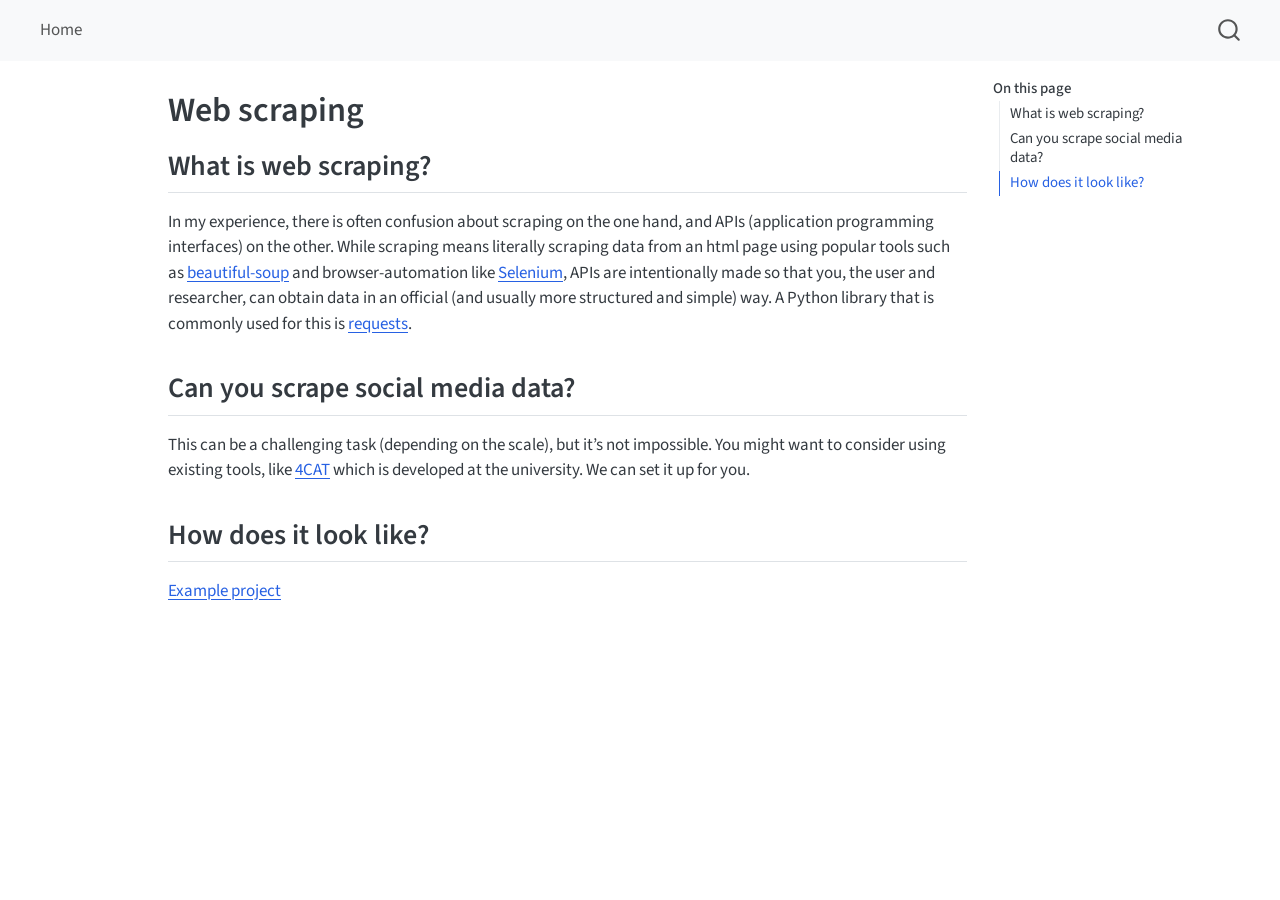
<file: projects/scraping.html>
<!DOCTYPE html>
<html xmlns="http://www.w3.org/1999/xhtml" lang="en" xml:lang="en"><head>

<meta charset="utf-8">
<meta name="generator" content="quarto-1.7.32">

<meta name="viewport" content="width=device-width, initial-scale=1.0, user-scalable=yes">


<title>Web scraping</title>
<style>
code{white-space: pre-wrap;}
span.smallcaps{font-variant: small-caps;}
div.columns{display: flex; gap: min(4vw, 1.5em);}
div.column{flex: auto; overflow-x: auto;}
div.hanging-indent{margin-left: 1.5em; text-indent: -1.5em;}
ul.task-list{list-style: none;}
ul.task-list li input[type="checkbox"] {
  width: 0.8em;
  margin: 0 0.8em 0.2em -1em; /* quarto-specific, see https://github.com/quarto-dev/quarto-cli/issues/4556 */ 
  vertical-align: middle;
}
</style>


<script src="../site_libs/quarto-nav/quarto-nav.js"></script>
<script src="../site_libs/quarto-nav/headroom.min.js"></script>
<script src="../site_libs/clipboard/clipboard.min.js"></script>
<script src="../site_libs/quarto-search/autocomplete.umd.js"></script>
<script src="../site_libs/quarto-search/fuse.min.js"></script>
<script src="../site_libs/quarto-search/quarto-search.js"></script>
<meta name="quarto:offset" content="../">
<script src="../site_libs/quarto-html/quarto.js" type="module"></script>
<script src="../site_libs/quarto-html/tabsets/tabsets.js" type="module"></script>
<script src="../site_libs/quarto-html/popper.min.js"></script>
<script src="../site_libs/quarto-html/tippy.umd.min.js"></script>
<script src="../site_libs/quarto-html/anchor.min.js"></script>
<link href="../site_libs/quarto-html/tippy.css" rel="stylesheet">
<link href="../site_libs/quarto-html/quarto-syntax-highlighting-37eea08aefeeee20ff55810ff984fec1.css" rel="stylesheet" id="quarto-text-highlighting-styles">
<script src="../site_libs/bootstrap/bootstrap.min.js"></script>
<link href="../site_libs/bootstrap/bootstrap-icons.css" rel="stylesheet">
<link href="../site_libs/bootstrap/bootstrap-a986a95301e671fce2c6472dffc862a1.min.css" rel="stylesheet" append-hash="true" id="quarto-bootstrap" data-mode="light">
<script id="quarto-search-options" type="application/json">{
  "location": "navbar",
  "copy-button": false,
  "collapse-after": 3,
  "panel-placement": "end",
  "type": "overlay",
  "limit": 50,
  "keyboard-shortcut": [
    "f",
    "/",
    "s"
  ],
  "show-item-context": false,
  "language": {
    "search-no-results-text": "No results",
    "search-matching-documents-text": "matching documents",
    "search-copy-link-title": "Copy link to search",
    "search-hide-matches-text": "Hide additional matches",
    "search-more-match-text": "more match in this document",
    "search-more-matches-text": "more matches in this document",
    "search-clear-button-title": "Clear",
    "search-text-placeholder": "",
    "search-detached-cancel-button-title": "Cancel",
    "search-submit-button-title": "Submit",
    "search-label": "Search"
  }
}</script>


</head>

<body class="nav-fixed quarto-light">

<div id="quarto-search-results"></div>
  <header id="quarto-header" class="headroom fixed-top">
    <nav class="navbar navbar-expand-lg " data-bs-theme="dark">
      <div class="navbar-container container-fluid">
            <div id="quarto-search" class="" title="Search"></div>
          <button class="navbar-toggler" type="button" data-bs-toggle="collapse" data-bs-target="#navbarCollapse" aria-controls="navbarCollapse" role="menu" aria-expanded="false" aria-label="Toggle navigation" onclick="if (window.quartoToggleHeadroom) { window.quartoToggleHeadroom(); }">
  <span class="navbar-toggler-icon"></span>
</button>
          <div class="collapse navbar-collapse" id="navbarCollapse">
            <ul class="navbar-nav navbar-nav-scroll me-auto">
  <li class="nav-item">
    <a class="nav-link" href="../index.html"> 
<span class="menu-text">Home</span></a>
  </li>  
</ul>
          </div> <!-- /navcollapse -->
            <div class="quarto-navbar-tools">
</div>
      </div> <!-- /container-fluid -->
    </nav>
</header>
<!-- content -->
<div id="quarto-content" class="quarto-container page-columns page-rows-contents page-layout-article page-navbar">
<!-- sidebar -->
<!-- margin-sidebar -->
    <div id="quarto-margin-sidebar" class="sidebar margin-sidebar">
        <nav id="TOC" role="doc-toc" class="toc-active">
    <h2 id="toc-title">On this page</h2>
   
  <ul>
  <li><a href="#what-is-web-scraping" id="toc-what-is-web-scraping" class="nav-link active" data-scroll-target="#what-is-web-scraping">What is web scraping?</a></li>
  <li><a href="#can-you-scrape-social-media-data" id="toc-can-you-scrape-social-media-data" class="nav-link" data-scroll-target="#can-you-scrape-social-media-data">Can you scrape social media data?</a></li>
  <li><a href="#how-does-it-look-like" id="toc-how-does-it-look-like" class="nav-link" data-scroll-target="#how-does-it-look-like">How does it look like?</a></li>
  </ul>
</nav>
    </div>
<!-- main -->
<main class="content" id="quarto-document-content">

<header id="title-block-header" class="quarto-title-block default">
<div class="quarto-title">
<h1 class="title">Web scraping</h1>
</div>



<div class="quarto-title-meta">

    
  
    
  </div>
  


</header>


<section id="what-is-web-scraping" class="level2">
<h2 class="anchored" data-anchor-id="what-is-web-scraping">What is web scraping?</h2>
<p>In my experience, there is often confusion about scraping on the one hand, and APIs (application programming interfaces) on the other. While scraping means literally scraping data from an html page using popular tools such as <a href="https://beautiful-soup-4.readthedocs.io/en/latest/">beautiful-soup</a> and browser-automation like <a href="https://www.selenium.dev/">Selenium</a>, APIs are intentionally made so that you, the user and researcher, can obtain data in an official (and usually more structured and simple) way. A Python library that is commonly used for this is <a href="https://docs.python-requests.org/en/latest/index.html">requests</a>.</p>
</section>
<section id="can-you-scrape-social-media-data" class="level2">
<h2 class="anchored" data-anchor-id="can-you-scrape-social-media-data">Can you scrape social media data?</h2>
<p>This can be a challenging task (depending on the scale), but it’s not impossible. You might want to consider using existing tools, like <a href="https://4cat.nl/">4CAT</a> which is developed at the university. We can set it up for you.</p>
</section>
<section id="how-does-it-look-like" class="level2">
<h2 class="anchored" data-anchor-id="how-does-it-look-like">How does it look like?</h2>
<p><a href="https://github.com/paulmaxus/spacer">Example project</a></p>


</section>

</main> <!-- /main -->
<script id="quarto-html-after-body" type="application/javascript">
  window.document.addEventListener("DOMContentLoaded", function (event) {
    const icon = "";
    const anchorJS = new window.AnchorJS();
    anchorJS.options = {
      placement: 'right',
      icon: icon
    };
    anchorJS.add('.anchored');
    const isCodeAnnotation = (el) => {
      for (const clz of el.classList) {
        if (clz.startsWith('code-annotation-')) {                     
          return true;
        }
      }
      return false;
    }
    const onCopySuccess = function(e) {
      // button target
      const button = e.trigger;
      // don't keep focus
      button.blur();
      // flash "checked"
      button.classList.add('code-copy-button-checked');
      var currentTitle = button.getAttribute("title");
      button.setAttribute("title", "Copied!");
      let tooltip;
      if (window.bootstrap) {
        button.setAttribute("data-bs-toggle", "tooltip");
        button.setAttribute("data-bs-placement", "left");
        button.setAttribute("data-bs-title", "Copied!");
        tooltip = new bootstrap.Tooltip(button, 
          { trigger: "manual", 
            customClass: "code-copy-button-tooltip",
            offset: [0, -8]});
        tooltip.show();    
      }
      setTimeout(function() {
        if (tooltip) {
          tooltip.hide();
          button.removeAttribute("data-bs-title");
          button.removeAttribute("data-bs-toggle");
          button.removeAttribute("data-bs-placement");
        }
        button.setAttribute("title", currentTitle);
        button.classList.remove('code-copy-button-checked');
      }, 1000);
      // clear code selection
      e.clearSelection();
    }
    const getTextToCopy = function(trigger) {
        const codeEl = trigger.previousElementSibling.cloneNode(true);
        for (const childEl of codeEl.children) {
          if (isCodeAnnotation(childEl)) {
            childEl.remove();
          }
        }
        return codeEl.innerText;
    }
    const clipboard = new window.ClipboardJS('.code-copy-button:not([data-in-quarto-modal])', {
      text: getTextToCopy
    });
    clipboard.on('success', onCopySuccess);
    if (window.document.getElementById('quarto-embedded-source-code-modal')) {
      const clipboardModal = new window.ClipboardJS('.code-copy-button[data-in-quarto-modal]', {
        text: getTextToCopy,
        container: window.document.getElementById('quarto-embedded-source-code-modal')
      });
      clipboardModal.on('success', onCopySuccess);
    }
      var localhostRegex = new RegExp(/^(?:http|https):\/\/localhost\:?[0-9]*\//);
      var mailtoRegex = new RegExp(/^mailto:/);
        var filterRegex = new RegExp("https:\/\/paulmaxus\.github\.io\/");
      var isInternal = (href) => {
          return filterRegex.test(href) || localhostRegex.test(href) || mailtoRegex.test(href);
      }
      // Inspect non-navigation links and adorn them if external
     var links = window.document.querySelectorAll('a[href]:not(.nav-link):not(.navbar-brand):not(.toc-action):not(.sidebar-link):not(.sidebar-item-toggle):not(.pagination-link):not(.no-external):not([aria-hidden]):not(.dropdown-item):not(.quarto-navigation-tool):not(.about-link)');
      for (var i=0; i<links.length; i++) {
        const link = links[i];
        if (!isInternal(link.href)) {
          // undo the damage that might have been done by quarto-nav.js in the case of
          // links that we want to consider external
          if (link.dataset.originalHref !== undefined) {
            link.href = link.dataset.originalHref;
          }
        }
      }
    function tippyHover(el, contentFn, onTriggerFn, onUntriggerFn) {
      const config = {
        allowHTML: true,
        maxWidth: 500,
        delay: 100,
        arrow: false,
        appendTo: function(el) {
            return el.parentElement;
        },
        interactive: true,
        interactiveBorder: 10,
        theme: 'quarto',
        placement: 'bottom-start',
      };
      if (contentFn) {
        config.content = contentFn;
      }
      if (onTriggerFn) {
        config.onTrigger = onTriggerFn;
      }
      if (onUntriggerFn) {
        config.onUntrigger = onUntriggerFn;
      }
      window.tippy(el, config); 
    }
    const noterefs = window.document.querySelectorAll('a[role="doc-noteref"]');
    for (var i=0; i<noterefs.length; i++) {
      const ref = noterefs[i];
      tippyHover(ref, function() {
        // use id or data attribute instead here
        let href = ref.getAttribute('data-footnote-href') || ref.getAttribute('href');
        try { href = new URL(href).hash; } catch {}
        const id = href.replace(/^#\/?/, "");
        const note = window.document.getElementById(id);
        if (note) {
          return note.innerHTML;
        } else {
          return "";
        }
      });
    }
    const xrefs = window.document.querySelectorAll('a.quarto-xref');
    const processXRef = (id, note) => {
      // Strip column container classes
      const stripColumnClz = (el) => {
        el.classList.remove("page-full", "page-columns");
        if (el.children) {
          for (const child of el.children) {
            stripColumnClz(child);
          }
        }
      }
      stripColumnClz(note)
      if (id === null || id.startsWith('sec-')) {
        // Special case sections, only their first couple elements
        const container = document.createElement("div");
        if (note.children && note.children.length > 2) {
          container.appendChild(note.children[0].cloneNode(true));
          for (let i = 1; i < note.children.length; i++) {
            const child = note.children[i];
            if (child.tagName === "P" && child.innerText === "") {
              continue;
            } else {
              container.appendChild(child.cloneNode(true));
              break;
            }
          }
          if (window.Quarto?.typesetMath) {
            window.Quarto.typesetMath(container);
          }
          return container.innerHTML
        } else {
          if (window.Quarto?.typesetMath) {
            window.Quarto.typesetMath(note);
          }
          return note.innerHTML;
        }
      } else {
        // Remove any anchor links if they are present
        const anchorLink = note.querySelector('a.anchorjs-link');
        if (anchorLink) {
          anchorLink.remove();
        }
        if (window.Quarto?.typesetMath) {
          window.Quarto.typesetMath(note);
        }
        if (note.classList.contains("callout")) {
          return note.outerHTML;
        } else {
          return note.innerHTML;
        }
      }
    }
    for (var i=0; i<xrefs.length; i++) {
      const xref = xrefs[i];
      tippyHover(xref, undefined, function(instance) {
        instance.disable();
        let url = xref.getAttribute('href');
        let hash = undefined; 
        if (url.startsWith('#')) {
          hash = url;
        } else {
          try { hash = new URL(url).hash; } catch {}
        }
        if (hash) {
          const id = hash.replace(/^#\/?/, "");
          const note = window.document.getElementById(id);
          if (note !== null) {
            try {
              const html = processXRef(id, note.cloneNode(true));
              instance.setContent(html);
            } finally {
              instance.enable();
              instance.show();
            }
          } else {
            // See if we can fetch this
            fetch(url.split('#')[0])
            .then(res => res.text())
            .then(html => {
              const parser = new DOMParser();
              const htmlDoc = parser.parseFromString(html, "text/html");
              const note = htmlDoc.getElementById(id);
              if (note !== null) {
                const html = processXRef(id, note);
                instance.setContent(html);
              } 
            }).finally(() => {
              instance.enable();
              instance.show();
            });
          }
        } else {
          // See if we can fetch a full url (with no hash to target)
          // This is a special case and we should probably do some content thinning / targeting
          fetch(url)
          .then(res => res.text())
          .then(html => {
            const parser = new DOMParser();
            const htmlDoc = parser.parseFromString(html, "text/html");
            const note = htmlDoc.querySelector('main.content');
            if (note !== null) {
              // This should only happen for chapter cross references
              // (since there is no id in the URL)
              // remove the first header
              if (note.children.length > 0 && note.children[0].tagName === "HEADER") {
                note.children[0].remove();
              }
              const html = processXRef(null, note);
              instance.setContent(html);
            } 
          }).finally(() => {
            instance.enable();
            instance.show();
          });
        }
      }, function(instance) {
      });
    }
        let selectedAnnoteEl;
        const selectorForAnnotation = ( cell, annotation) => {
          let cellAttr = 'data-code-cell="' + cell + '"';
          let lineAttr = 'data-code-annotation="' +  annotation + '"';
          const selector = 'span[' + cellAttr + '][' + lineAttr + ']';
          return selector;
        }
        const selectCodeLines = (annoteEl) => {
          const doc = window.document;
          const targetCell = annoteEl.getAttribute("data-target-cell");
          const targetAnnotation = annoteEl.getAttribute("data-target-annotation");
          const annoteSpan = window.document.querySelector(selectorForAnnotation(targetCell, targetAnnotation));
          const lines = annoteSpan.getAttribute("data-code-lines").split(",");
          const lineIds = lines.map((line) => {
            return targetCell + "-" + line;
          })
          let top = null;
          let height = null;
          let parent = null;
          if (lineIds.length > 0) {
              //compute the position of the single el (top and bottom and make a div)
              const el = window.document.getElementById(lineIds[0]);
              top = el.offsetTop;
              height = el.offsetHeight;
              parent = el.parentElement.parentElement;
            if (lineIds.length > 1) {
              const lastEl = window.document.getElementById(lineIds[lineIds.length - 1]);
              const bottom = lastEl.offsetTop + lastEl.offsetHeight;
              height = bottom - top;
            }
            if (top !== null && height !== null && parent !== null) {
              // cook up a div (if necessary) and position it 
              let div = window.document.getElementById("code-annotation-line-highlight");
              if (div === null) {
                div = window.document.createElement("div");
                div.setAttribute("id", "code-annotation-line-highlight");
                div.style.position = 'absolute';
                parent.appendChild(div);
              }
              div.style.top = top - 2 + "px";
              div.style.height = height + 4 + "px";
              div.style.left = 0;
              let gutterDiv = window.document.getElementById("code-annotation-line-highlight-gutter");
              if (gutterDiv === null) {
                gutterDiv = window.document.createElement("div");
                gutterDiv.setAttribute("id", "code-annotation-line-highlight-gutter");
                gutterDiv.style.position = 'absolute';
                const codeCell = window.document.getElementById(targetCell);
                const gutter = codeCell.querySelector('.code-annotation-gutter');
                gutter.appendChild(gutterDiv);
              }
              gutterDiv.style.top = top - 2 + "px";
              gutterDiv.style.height = height + 4 + "px";
            }
            selectedAnnoteEl = annoteEl;
          }
        };
        const unselectCodeLines = () => {
          const elementsIds = ["code-annotation-line-highlight", "code-annotation-line-highlight-gutter"];
          elementsIds.forEach((elId) => {
            const div = window.document.getElementById(elId);
            if (div) {
              div.remove();
            }
          });
          selectedAnnoteEl = undefined;
        };
          // Handle positioning of the toggle
      window.addEventListener(
        "resize",
        throttle(() => {
          elRect = undefined;
          if (selectedAnnoteEl) {
            selectCodeLines(selectedAnnoteEl);
          }
        }, 10)
      );
      function throttle(fn, ms) {
      let throttle = false;
      let timer;
        return (...args) => {
          if(!throttle) { // first call gets through
              fn.apply(this, args);
              throttle = true;
          } else { // all the others get throttled
              if(timer) clearTimeout(timer); // cancel #2
              timer = setTimeout(() => {
                fn.apply(this, args);
                timer = throttle = false;
              }, ms);
          }
        };
      }
        // Attach click handler to the DT
        const annoteDls = window.document.querySelectorAll('dt[data-target-cell]');
        for (const annoteDlNode of annoteDls) {
          annoteDlNode.addEventListener('click', (event) => {
            const clickedEl = event.target;
            if (clickedEl !== selectedAnnoteEl) {
              unselectCodeLines();
              const activeEl = window.document.querySelector('dt[data-target-cell].code-annotation-active');
              if (activeEl) {
                activeEl.classList.remove('code-annotation-active');
              }
              selectCodeLines(clickedEl);
              clickedEl.classList.add('code-annotation-active');
            } else {
              // Unselect the line
              unselectCodeLines();
              clickedEl.classList.remove('code-annotation-active');
            }
          });
        }
    const findCites = (el) => {
      const parentEl = el.parentElement;
      if (parentEl) {
        const cites = parentEl.dataset.cites;
        if (cites) {
          return {
            el,
            cites: cites.split(' ')
          };
        } else {
          return findCites(el.parentElement)
        }
      } else {
        return undefined;
      }
    };
    var bibliorefs = window.document.querySelectorAll('a[role="doc-biblioref"]');
    for (var i=0; i<bibliorefs.length; i++) {
      const ref = bibliorefs[i];
      const citeInfo = findCites(ref);
      if (citeInfo) {
        tippyHover(citeInfo.el, function() {
          var popup = window.document.createElement('div');
          citeInfo.cites.forEach(function(cite) {
            var citeDiv = window.document.createElement('div');
            citeDiv.classList.add('hanging-indent');
            citeDiv.classList.add('csl-entry');
            var biblioDiv = window.document.getElementById('ref-' + cite);
            if (biblioDiv) {
              citeDiv.innerHTML = biblioDiv.innerHTML;
            }
            popup.appendChild(citeDiv);
          });
          return popup.innerHTML;
        });
      }
    }
  });
  </script>
</div> <!-- /content -->




</body></html>
</file>
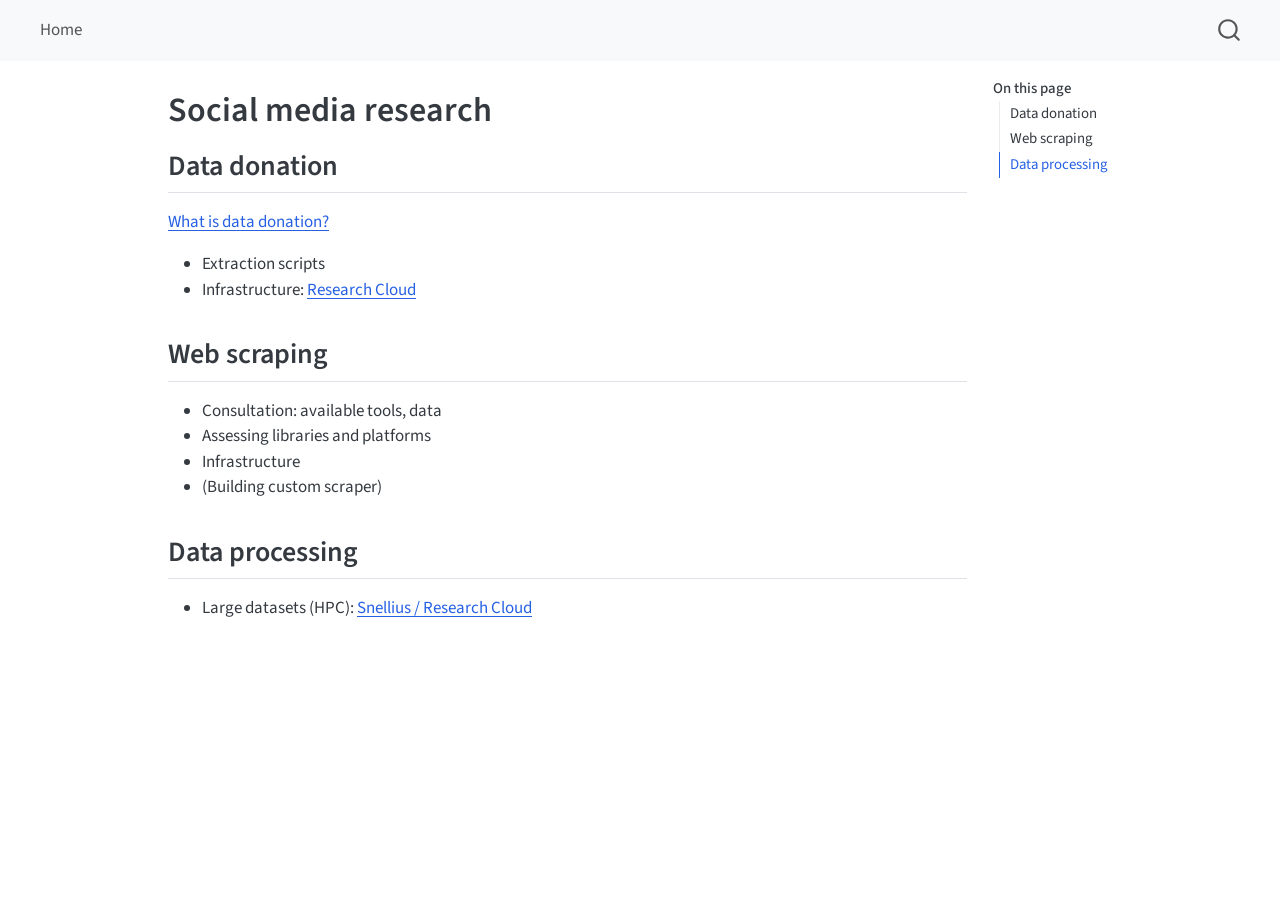
<file: projects/social.html>
<!DOCTYPE html>
<html xmlns="http://www.w3.org/1999/xhtml" lang="en" xml:lang="en"><head>

<meta charset="utf-8">
<meta name="generator" content="quarto-1.7.32">

<meta name="viewport" content="width=device-width, initial-scale=1.0, user-scalable=yes">


<title>Social media research</title>
<style>
code{white-space: pre-wrap;}
span.smallcaps{font-variant: small-caps;}
div.columns{display: flex; gap: min(4vw, 1.5em);}
div.column{flex: auto; overflow-x: auto;}
div.hanging-indent{margin-left: 1.5em; text-indent: -1.5em;}
ul.task-list{list-style: none;}
ul.task-list li input[type="checkbox"] {
  width: 0.8em;
  margin: 0 0.8em 0.2em -1em; /* quarto-specific, see https://github.com/quarto-dev/quarto-cli/issues/4556 */ 
  vertical-align: middle;
}
</style>


<script src="../site_libs/quarto-nav/quarto-nav.js"></script>
<script src="../site_libs/quarto-nav/headroom.min.js"></script>
<script src="../site_libs/clipboard/clipboard.min.js"></script>
<script src="../site_libs/quarto-search/autocomplete.umd.js"></script>
<script src="../site_libs/quarto-search/fuse.min.js"></script>
<script src="../site_libs/quarto-search/quarto-search.js"></script>
<meta name="quarto:offset" content="../">
<script src="../site_libs/quarto-html/quarto.js" type="module"></script>
<script src="../site_libs/quarto-html/tabsets/tabsets.js" type="module"></script>
<script src="../site_libs/quarto-html/popper.min.js"></script>
<script src="../site_libs/quarto-html/tippy.umd.min.js"></script>
<script src="../site_libs/quarto-html/anchor.min.js"></script>
<link href="../site_libs/quarto-html/tippy.css" rel="stylesheet">
<link href="../site_libs/quarto-html/quarto-syntax-highlighting-37eea08aefeeee20ff55810ff984fec1.css" rel="stylesheet" id="quarto-text-highlighting-styles">
<script src="../site_libs/bootstrap/bootstrap.min.js"></script>
<link href="../site_libs/bootstrap/bootstrap-icons.css" rel="stylesheet">
<link href="../site_libs/bootstrap/bootstrap-a986a95301e671fce2c6472dffc862a1.min.css" rel="stylesheet" append-hash="true" id="quarto-bootstrap" data-mode="light">
<script id="quarto-search-options" type="application/json">{
  "location": "navbar",
  "copy-button": false,
  "collapse-after": 3,
  "panel-placement": "end",
  "type": "overlay",
  "limit": 50,
  "keyboard-shortcut": [
    "f",
    "/",
    "s"
  ],
  "show-item-context": false,
  "language": {
    "search-no-results-text": "No results",
    "search-matching-documents-text": "matching documents",
    "search-copy-link-title": "Copy link to search",
    "search-hide-matches-text": "Hide additional matches",
    "search-more-match-text": "more match in this document",
    "search-more-matches-text": "more matches in this document",
    "search-clear-button-title": "Clear",
    "search-text-placeholder": "",
    "search-detached-cancel-button-title": "Cancel",
    "search-submit-button-title": "Submit",
    "search-label": "Search"
  }
}</script>


</head>

<body class="nav-fixed quarto-light">

<div id="quarto-search-results"></div>
  <header id="quarto-header" class="headroom fixed-top">
    <nav class="navbar navbar-expand-lg " data-bs-theme="dark">
      <div class="navbar-container container-fluid">
            <div id="quarto-search" class="" title="Search"></div>
          <button class="navbar-toggler" type="button" data-bs-toggle="collapse" data-bs-target="#navbarCollapse" aria-controls="navbarCollapse" role="menu" aria-expanded="false" aria-label="Toggle navigation" onclick="if (window.quartoToggleHeadroom) { window.quartoToggleHeadroom(); }">
  <span class="navbar-toggler-icon"></span>
</button>
          <div class="collapse navbar-collapse" id="navbarCollapse">
            <ul class="navbar-nav navbar-nav-scroll me-auto">
  <li class="nav-item">
    <a class="nav-link" href="../index.html"> 
<span class="menu-text">Home</span></a>
  </li>  
</ul>
          </div> <!-- /navcollapse -->
            <div class="quarto-navbar-tools">
</div>
      </div> <!-- /container-fluid -->
    </nav>
</header>
<!-- content -->
<div id="quarto-content" class="quarto-container page-columns page-rows-contents page-layout-article page-navbar">
<!-- sidebar -->
<!-- margin-sidebar -->
    <div id="quarto-margin-sidebar" class="sidebar margin-sidebar">
        <nav id="TOC" role="doc-toc" class="toc-active">
    <h2 id="toc-title">On this page</h2>
   
  <ul>
  <li><a href="#data-donation" id="toc-data-donation" class="nav-link active" data-scroll-target="#data-donation">Data donation</a></li>
  <li><a href="#web-scraping" id="toc-web-scraping" class="nav-link" data-scroll-target="#web-scraping">Web scraping</a></li>
  <li><a href="#data-processing" id="toc-data-processing" class="nav-link" data-scroll-target="#data-processing">Data processing</a></li>
  </ul>
</nav>
    </div>
<!-- main -->
<main class="content" id="quarto-document-content">

<header id="title-block-header" class="quarto-title-block default">
<div class="quarto-title">
<h1 class="title">Social media research</h1>
</div>



<div class="quarto-title-meta">

    
  
    
  </div>
  


</header>


<section id="data-donation" class="level2">
<h2 class="anchored" data-anchor-id="data-donation">Data donation</h2>
<p><a href="../projects/donation.html">What is data donation?</a></p>
<ul>
<li>Extraction scripts</li>
<li>Infrastructure: <a href="../cloud/options.html">Research Cloud</a></li>
</ul>
</section>
<section id="web-scraping" class="level2">
<h2 class="anchored" data-anchor-id="web-scraping">Web scraping</h2>
<ul>
<li>Consultation: available tools, data</li>
<li>Assessing libraries and platforms</li>
<li>Infrastructure</li>
<li>(Building custom scraper)</li>
</ul>
</section>
<section id="data-processing" class="level2">
<h2 class="anchored" data-anchor-id="data-processing">Data processing</h2>
<ul>
<li>Large datasets (HPC): <a href="../cloud/options.html">Snellius / Research Cloud</a></li>
</ul>


</section>

</main> <!-- /main -->
<script id="quarto-html-after-body" type="application/javascript">
  window.document.addEventListener("DOMContentLoaded", function (event) {
    const icon = "";
    const anchorJS = new window.AnchorJS();
    anchorJS.options = {
      placement: 'right',
      icon: icon
    };
    anchorJS.add('.anchored');
    const isCodeAnnotation = (el) => {
      for (const clz of el.classList) {
        if (clz.startsWith('code-annotation-')) {                     
          return true;
        }
      }
      return false;
    }
    const onCopySuccess = function(e) {
      // button target
      const button = e.trigger;
      // don't keep focus
      button.blur();
      // flash "checked"
      button.classList.add('code-copy-button-checked');
      var currentTitle = button.getAttribute("title");
      button.setAttribute("title", "Copied!");
      let tooltip;
      if (window.bootstrap) {
        button.setAttribute("data-bs-toggle", "tooltip");
        button.setAttribute("data-bs-placement", "left");
        button.setAttribute("data-bs-title", "Copied!");
        tooltip = new bootstrap.Tooltip(button, 
          { trigger: "manual", 
            customClass: "code-copy-button-tooltip",
            offset: [0, -8]});
        tooltip.show();    
      }
      setTimeout(function() {
        if (tooltip) {
          tooltip.hide();
          button.removeAttribute("data-bs-title");
          button.removeAttribute("data-bs-toggle");
          button.removeAttribute("data-bs-placement");
        }
        button.setAttribute("title", currentTitle);
        button.classList.remove('code-copy-button-checked');
      }, 1000);
      // clear code selection
      e.clearSelection();
    }
    const getTextToCopy = function(trigger) {
        const codeEl = trigger.previousElementSibling.cloneNode(true);
        for (const childEl of codeEl.children) {
          if (isCodeAnnotation(childEl)) {
            childEl.remove();
          }
        }
        return codeEl.innerText;
    }
    const clipboard = new window.ClipboardJS('.code-copy-button:not([data-in-quarto-modal])', {
      text: getTextToCopy
    });
    clipboard.on('success', onCopySuccess);
    if (window.document.getElementById('quarto-embedded-source-code-modal')) {
      const clipboardModal = new window.ClipboardJS('.code-copy-button[data-in-quarto-modal]', {
        text: getTextToCopy,
        container: window.document.getElementById('quarto-embedded-source-code-modal')
      });
      clipboardModal.on('success', onCopySuccess);
    }
      var localhostRegex = new RegExp(/^(?:http|https):\/\/localhost\:?[0-9]*\//);
      var mailtoRegex = new RegExp(/^mailto:/);
        var filterRegex = new RegExp("https:\/\/paulmaxus\.github\.io\/");
      var isInternal = (href) => {
          return filterRegex.test(href) || localhostRegex.test(href) || mailtoRegex.test(href);
      }
      // Inspect non-navigation links and adorn them if external
     var links = window.document.querySelectorAll('a[href]:not(.nav-link):not(.navbar-brand):not(.toc-action):not(.sidebar-link):not(.sidebar-item-toggle):not(.pagination-link):not(.no-external):not([aria-hidden]):not(.dropdown-item):not(.quarto-navigation-tool):not(.about-link)');
      for (var i=0; i<links.length; i++) {
        const link = links[i];
        if (!isInternal(link.href)) {
          // undo the damage that might have been done by quarto-nav.js in the case of
          // links that we want to consider external
          if (link.dataset.originalHref !== undefined) {
            link.href = link.dataset.originalHref;
          }
        }
      }
    function tippyHover(el, contentFn, onTriggerFn, onUntriggerFn) {
      const config = {
        allowHTML: true,
        maxWidth: 500,
        delay: 100,
        arrow: false,
        appendTo: function(el) {
            return el.parentElement;
        },
        interactive: true,
        interactiveBorder: 10,
        theme: 'quarto',
        placement: 'bottom-start',
      };
      if (contentFn) {
        config.content = contentFn;
      }
      if (onTriggerFn) {
        config.onTrigger = onTriggerFn;
      }
      if (onUntriggerFn) {
        config.onUntrigger = onUntriggerFn;
      }
      window.tippy(el, config); 
    }
    const noterefs = window.document.querySelectorAll('a[role="doc-noteref"]');
    for (var i=0; i<noterefs.length; i++) {
      const ref = noterefs[i];
      tippyHover(ref, function() {
        // use id or data attribute instead here
        let href = ref.getAttribute('data-footnote-href') || ref.getAttribute('href');
        try { href = new URL(href).hash; } catch {}
        const id = href.replace(/^#\/?/, "");
        const note = window.document.getElementById(id);
        if (note) {
          return note.innerHTML;
        } else {
          return "";
        }
      });
    }
    const xrefs = window.document.querySelectorAll('a.quarto-xref');
    const processXRef = (id, note) => {
      // Strip column container classes
      const stripColumnClz = (el) => {
        el.classList.remove("page-full", "page-columns");
        if (el.children) {
          for (const child of el.children) {
            stripColumnClz(child);
          }
        }
      }
      stripColumnClz(note)
      if (id === null || id.startsWith('sec-')) {
        // Special case sections, only their first couple elements
        const container = document.createElement("div");
        if (note.children && note.children.length > 2) {
          container.appendChild(note.children[0].cloneNode(true));
          for (let i = 1; i < note.children.length; i++) {
            const child = note.children[i];
            if (child.tagName === "P" && child.innerText === "") {
              continue;
            } else {
              container.appendChild(child.cloneNode(true));
              break;
            }
          }
          if (window.Quarto?.typesetMath) {
            window.Quarto.typesetMath(container);
          }
          return container.innerHTML
        } else {
          if (window.Quarto?.typesetMath) {
            window.Quarto.typesetMath(note);
          }
          return note.innerHTML;
        }
      } else {
        // Remove any anchor links if they are present
        const anchorLink = note.querySelector('a.anchorjs-link');
        if (anchorLink) {
          anchorLink.remove();
        }
        if (window.Quarto?.typesetMath) {
          window.Quarto.typesetMath(note);
        }
        if (note.classList.contains("callout")) {
          return note.outerHTML;
        } else {
          return note.innerHTML;
        }
      }
    }
    for (var i=0; i<xrefs.length; i++) {
      const xref = xrefs[i];
      tippyHover(xref, undefined, function(instance) {
        instance.disable();
        let url = xref.getAttribute('href');
        let hash = undefined; 
        if (url.startsWith('#')) {
          hash = url;
        } else {
          try { hash = new URL(url).hash; } catch {}
        }
        if (hash) {
          const id = hash.replace(/^#\/?/, "");
          const note = window.document.getElementById(id);
          if (note !== null) {
            try {
              const html = processXRef(id, note.cloneNode(true));
              instance.setContent(html);
            } finally {
              instance.enable();
              instance.show();
            }
          } else {
            // See if we can fetch this
            fetch(url.split('#')[0])
            .then(res => res.text())
            .then(html => {
              const parser = new DOMParser();
              const htmlDoc = parser.parseFromString(html, "text/html");
              const note = htmlDoc.getElementById(id);
              if (note !== null) {
                const html = processXRef(id, note);
                instance.setContent(html);
              } 
            }).finally(() => {
              instance.enable();
              instance.show();
            });
          }
        } else {
          // See if we can fetch a full url (with no hash to target)
          // This is a special case and we should probably do some content thinning / targeting
          fetch(url)
          .then(res => res.text())
          .then(html => {
            const parser = new DOMParser();
            const htmlDoc = parser.parseFromString(html, "text/html");
            const note = htmlDoc.querySelector('main.content');
            if (note !== null) {
              // This should only happen for chapter cross references
              // (since there is no id in the URL)
              // remove the first header
              if (note.children.length > 0 && note.children[0].tagName === "HEADER") {
                note.children[0].remove();
              }
              const html = processXRef(null, note);
              instance.setContent(html);
            } 
          }).finally(() => {
            instance.enable();
            instance.show();
          });
        }
      }, function(instance) {
      });
    }
        let selectedAnnoteEl;
        const selectorForAnnotation = ( cell, annotation) => {
          let cellAttr = 'data-code-cell="' + cell + '"';
          let lineAttr = 'data-code-annotation="' +  annotation + '"';
          const selector = 'span[' + cellAttr + '][' + lineAttr + ']';
          return selector;
        }
        const selectCodeLines = (annoteEl) => {
          const doc = window.document;
          const targetCell = annoteEl.getAttribute("data-target-cell");
          const targetAnnotation = annoteEl.getAttribute("data-target-annotation");
          const annoteSpan = window.document.querySelector(selectorForAnnotation(targetCell, targetAnnotation));
          const lines = annoteSpan.getAttribute("data-code-lines").split(",");
          const lineIds = lines.map((line) => {
            return targetCell + "-" + line;
          })
          let top = null;
          let height = null;
          let parent = null;
          if (lineIds.length > 0) {
              //compute the position of the single el (top and bottom and make a div)
              const el = window.document.getElementById(lineIds[0]);
              top = el.offsetTop;
              height = el.offsetHeight;
              parent = el.parentElement.parentElement;
            if (lineIds.length > 1) {
              const lastEl = window.document.getElementById(lineIds[lineIds.length - 1]);
              const bottom = lastEl.offsetTop + lastEl.offsetHeight;
              height = bottom - top;
            }
            if (top !== null && height !== null && parent !== null) {
              // cook up a div (if necessary) and position it 
              let div = window.document.getElementById("code-annotation-line-highlight");
              if (div === null) {
                div = window.document.createElement("div");
                div.setAttribute("id", "code-annotation-line-highlight");
                div.style.position = 'absolute';
                parent.appendChild(div);
              }
              div.style.top = top - 2 + "px";
              div.style.height = height + 4 + "px";
              div.style.left = 0;
              let gutterDiv = window.document.getElementById("code-annotation-line-highlight-gutter");
              if (gutterDiv === null) {
                gutterDiv = window.document.createElement("div");
                gutterDiv.setAttribute("id", "code-annotation-line-highlight-gutter");
                gutterDiv.style.position = 'absolute';
                const codeCell = window.document.getElementById(targetCell);
                const gutter = codeCell.querySelector('.code-annotation-gutter');
                gutter.appendChild(gutterDiv);
              }
              gutterDiv.style.top = top - 2 + "px";
              gutterDiv.style.height = height + 4 + "px";
            }
            selectedAnnoteEl = annoteEl;
          }
        };
        const unselectCodeLines = () => {
          const elementsIds = ["code-annotation-line-highlight", "code-annotation-line-highlight-gutter"];
          elementsIds.forEach((elId) => {
            const div = window.document.getElementById(elId);
            if (div) {
              div.remove();
            }
          });
          selectedAnnoteEl = undefined;
        };
          // Handle positioning of the toggle
      window.addEventListener(
        "resize",
        throttle(() => {
          elRect = undefined;
          if (selectedAnnoteEl) {
            selectCodeLines(selectedAnnoteEl);
          }
        }, 10)
      );
      function throttle(fn, ms) {
      let throttle = false;
      let timer;
        return (...args) => {
          if(!throttle) { // first call gets through
              fn.apply(this, args);
              throttle = true;
          } else { // all the others get throttled
              if(timer) clearTimeout(timer); // cancel #2
              timer = setTimeout(() => {
                fn.apply(this, args);
                timer = throttle = false;
              }, ms);
          }
        };
      }
        // Attach click handler to the DT
        const annoteDls = window.document.querySelectorAll('dt[data-target-cell]');
        for (const annoteDlNode of annoteDls) {
          annoteDlNode.addEventListener('click', (event) => {
            const clickedEl = event.target;
            if (clickedEl !== selectedAnnoteEl) {
              unselectCodeLines();
              const activeEl = window.document.querySelector('dt[data-target-cell].code-annotation-active');
              if (activeEl) {
                activeEl.classList.remove('code-annotation-active');
              }
              selectCodeLines(clickedEl);
              clickedEl.classList.add('code-annotation-active');
            } else {
              // Unselect the line
              unselectCodeLines();
              clickedEl.classList.remove('code-annotation-active');
            }
          });
        }
    const findCites = (el) => {
      const parentEl = el.parentElement;
      if (parentEl) {
        const cites = parentEl.dataset.cites;
        if (cites) {
          return {
            el,
            cites: cites.split(' ')
          };
        } else {
          return findCites(el.parentElement)
        }
      } else {
        return undefined;
      }
    };
    var bibliorefs = window.document.querySelectorAll('a[role="doc-biblioref"]');
    for (var i=0; i<bibliorefs.length; i++) {
      const ref = bibliorefs[i];
      const citeInfo = findCites(ref);
      if (citeInfo) {
        tippyHover(citeInfo.el, function() {
          var popup = window.document.createElement('div');
          citeInfo.cites.forEach(function(cite) {
            var citeDiv = window.document.createElement('div');
            citeDiv.classList.add('hanging-indent');
            citeDiv.classList.add('csl-entry');
            var biblioDiv = window.document.getElementById('ref-' + cite);
            if (biblioDiv) {
              citeDiv.innerHTML = biblioDiv.innerHTML;
            }
            popup.appendChild(citeDiv);
          });
          return popup.innerHTML;
        });
      }
    }
  });
  </script>
</div> <!-- /content -->




</body></html>
</file>
<file: site_libs/quarto-html/tippy.css>
.tippy-box[data-animation=fade][data-state=hidden]{opacity:0}[data-tippy-root]{max-width:calc(100vw - 10px)}.tippy-box{position:relative;background-color:#333;color:#fff;border-radius:4px;font-size:14px;line-height:1.4;white-space:normal;outline:0;transition-property:transform,visibility,opacity}.tippy-box[data-placement^=top]>.tippy-arrow{bottom:0}.tippy-box[data-placement^=top]>.tippy-arrow:before{bottom:-7px;left:0;border-width:8px 8px 0;border-top-color:initial;transform-origin:center top}.tippy-box[data-placement^=bottom]>.tippy-arrow{top:0}.tippy-box[data-placement^=bottom]>.tippy-arrow:before{top:-7px;left:0;border-width:0 8px 8px;border-bottom-color:initial;transform-origin:center bottom}.tippy-box[data-placement^=left]>.tippy-arrow{right:0}.tippy-box[data-placement^=left]>.tippy-arrow:before{border-width:8px 0 8px 8px;border-left-color:initial;right:-7px;transform-origin:center left}.tippy-box[data-placement^=right]>.tippy-arrow{left:0}.tippy-box[data-placement^=right]>.tippy-arrow:before{left:-7px;border-width:8px 8px 8px 0;border-right-color:initial;transform-origin:center right}.tippy-box[data-inertia][data-state=visible]{transition-timing-function:cubic-bezier(.54,1.5,.38,1.11)}.tippy-arrow{width:16px;height:16px;color:#333}.tippy-arrow:before{content:"";position:absolute;border-color:transparent;border-style:solid}.tippy-content{position:relative;padding:5px 9px;z-index:1}
</file>
<file: site_libs/quarto-html/quarto-syntax-highlighting-37eea08aefeeee20ff55810ff984fec1.css>
/* quarto syntax highlight colors */
:root {
  --quarto-hl-ot-color: #003B4F;
  --quarto-hl-at-color: #657422;
  --quarto-hl-ss-color: #20794D;
  --quarto-hl-an-color: #5E5E5E;
  --quarto-hl-fu-color: #4758AB;
  --quarto-hl-st-color: #20794D;
  --quarto-hl-cf-color: #003B4F;
  --quarto-hl-op-color: #5E5E5E;
  --quarto-hl-er-color: #AD0000;
  --quarto-hl-bn-color: #AD0000;
  --quarto-hl-al-color: #AD0000;
  --quarto-hl-va-color: #111111;
  --quarto-hl-bu-color: inherit;
  --quarto-hl-ex-color: inherit;
  --quarto-hl-pp-color: #AD0000;
  --quarto-hl-in-color: #5E5E5E;
  --quarto-hl-vs-color: #20794D;
  --quarto-hl-wa-color: #5E5E5E;
  --quarto-hl-do-color: #5E5E5E;
  --quarto-hl-im-color: #00769E;
  --quarto-hl-ch-color: #20794D;
  --quarto-hl-dt-color: #AD0000;
  --quarto-hl-fl-color: #AD0000;
  --quarto-hl-co-color: #5E5E5E;
  --quarto-hl-cv-color: #5E5E5E;
  --quarto-hl-cn-color: #8f5902;
  --quarto-hl-sc-color: #5E5E5E;
  --quarto-hl-dv-color: #AD0000;
  --quarto-hl-kw-color: #003B4F;
}

/* other quarto variables */
:root {
  --quarto-font-monospace: SFMono-Regular, Menlo, Monaco, Consolas, "Liberation Mono", "Courier New", monospace;
}

/* syntax highlight based on Pandoc's rules */
pre > code.sourceCode > span {
  color: #003B4F;
}

code.sourceCode > span {
  color: #003B4F;
}

div.sourceCode,
div.sourceCode pre.sourceCode {
  color: #003B4F;
}

/* Normal */
code span {
  color: #003B4F;
}

/* Alert */
code span.al {
  color: #AD0000;
  font-style: inherit;
}

/* Annotation */
code span.an {
  color: #5E5E5E;
  font-style: inherit;
}

/* Attribute */
code span.at {
  color: #657422;
  font-style: inherit;
}

/* BaseN */
code span.bn {
  color: #AD0000;
  font-style: inherit;
}

/* BuiltIn */
code span.bu {
  font-style: inherit;
}

/* ControlFlow */
code span.cf {
  color: #003B4F;
  font-weight: bold;
  font-style: inherit;
}

/* Char */
code span.ch {
  color: #20794D;
  font-style: inherit;
}

/* Constant */
code span.cn {
  color: #8f5902;
  font-style: inherit;
}

/* Comment */
code span.co {
  color: #5E5E5E;
  font-style: inherit;
}

/* CommentVar */
code span.cv {
  color: #5E5E5E;
  font-style: italic;
}

/* Documentation */
code span.do {
  color: #5E5E5E;
  font-style: italic;
}

/* DataType */
code span.dt {
  color: #AD0000;
  font-style: inherit;
}

/* DecVal */
code span.dv {
  color: #AD0000;
  font-style: inherit;
}

/* Error */
code span.er {
  color: #AD0000;
  font-style: inherit;
}

/* Extension */
code span.ex {
  font-style: inherit;
}

/* Float */
code span.fl {
  color: #AD0000;
  font-style: inherit;
}

/* Function */
code span.fu {
  color: #4758AB;
  font-style: inherit;
}

/* Import */
code span.im {
  color: #00769E;
  font-style: inherit;
}

/* Information */
code span.in {
  color: #5E5E5E;
  font-style: inherit;
}

/* Keyword */
code span.kw {
  color: #003B4F;
  font-weight: bold;
  font-style: inherit;
}

/* Operator */
code span.op {
  color: #5E5E5E;
  font-style: inherit;
}

/* Other */
code span.ot {
  color: #003B4F;
  font-style: inherit;
}

/* Preprocessor */
code span.pp {
  color: #AD0000;
  font-style: inherit;
}

/* SpecialChar */
code span.sc {
  color: #5E5E5E;
  font-style: inherit;
}

/* SpecialString */
code span.ss {
  color: #20794D;
  font-style: inherit;
}

/* String */
code span.st {
  color: #20794D;
  font-style: inherit;
}

/* Variable */
code span.va {
  color: #111111;
  font-style: inherit;
}

/* VerbatimString */
code span.vs {
  color: #20794D;
  font-style: inherit;
}

/* Warning */
code span.wa {
  color: #5E5E5E;
  font-style: italic;
}

.prevent-inlining {
  content: "</";
}

/*# sourceMappingURL=27d3d809615f7771493d095567f04340.css.map */
</file>
<file: site_libs/quarto-diagram/mermaid.css>
.mermaidTooltip {
  position: absolute;
  text-align: center;
  max-width: 200px;
  padding: 2px;
  font-family: "trebuchet ms", verdana, arial;
  font-size: 12px;
  background: #ffffde;
  border: 1px solid #aaaa33;
  border-radius: 2px;
  pointer-events: none;
  z-index: 1000;
}
</file>
